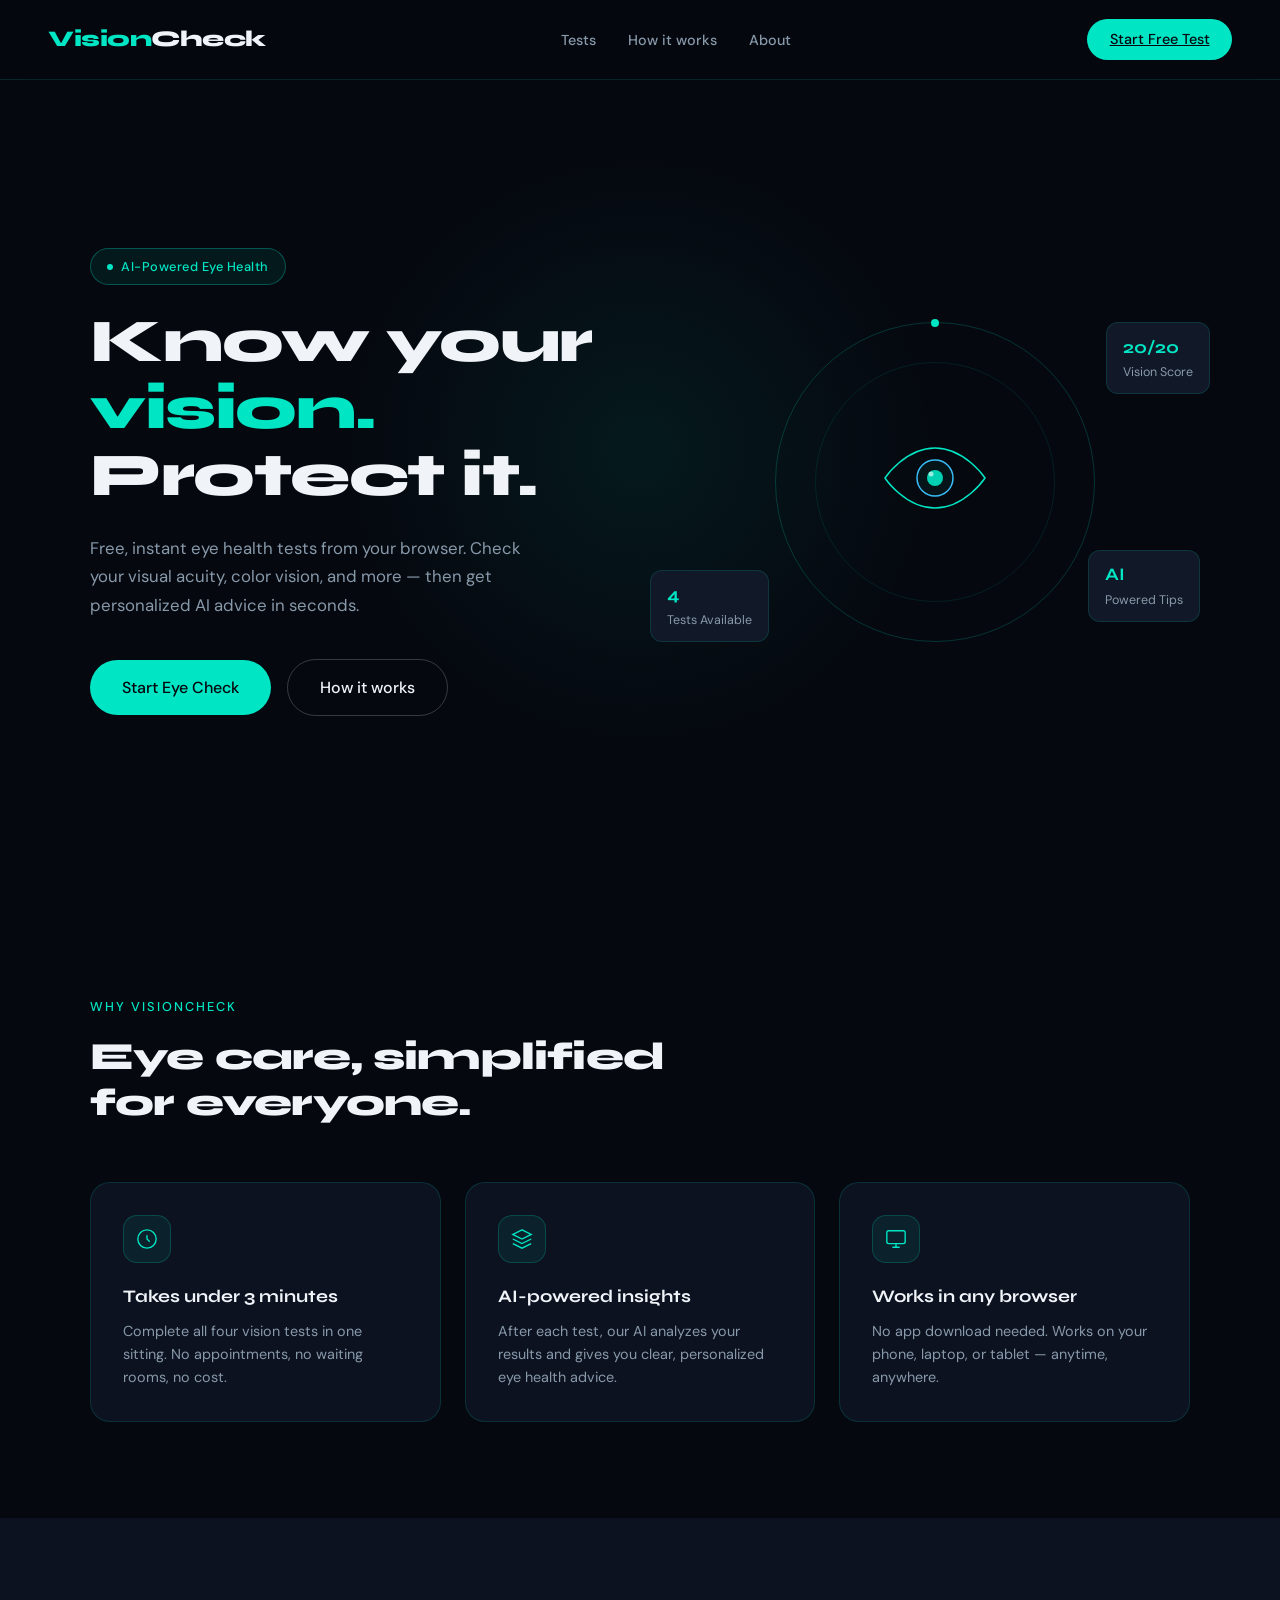
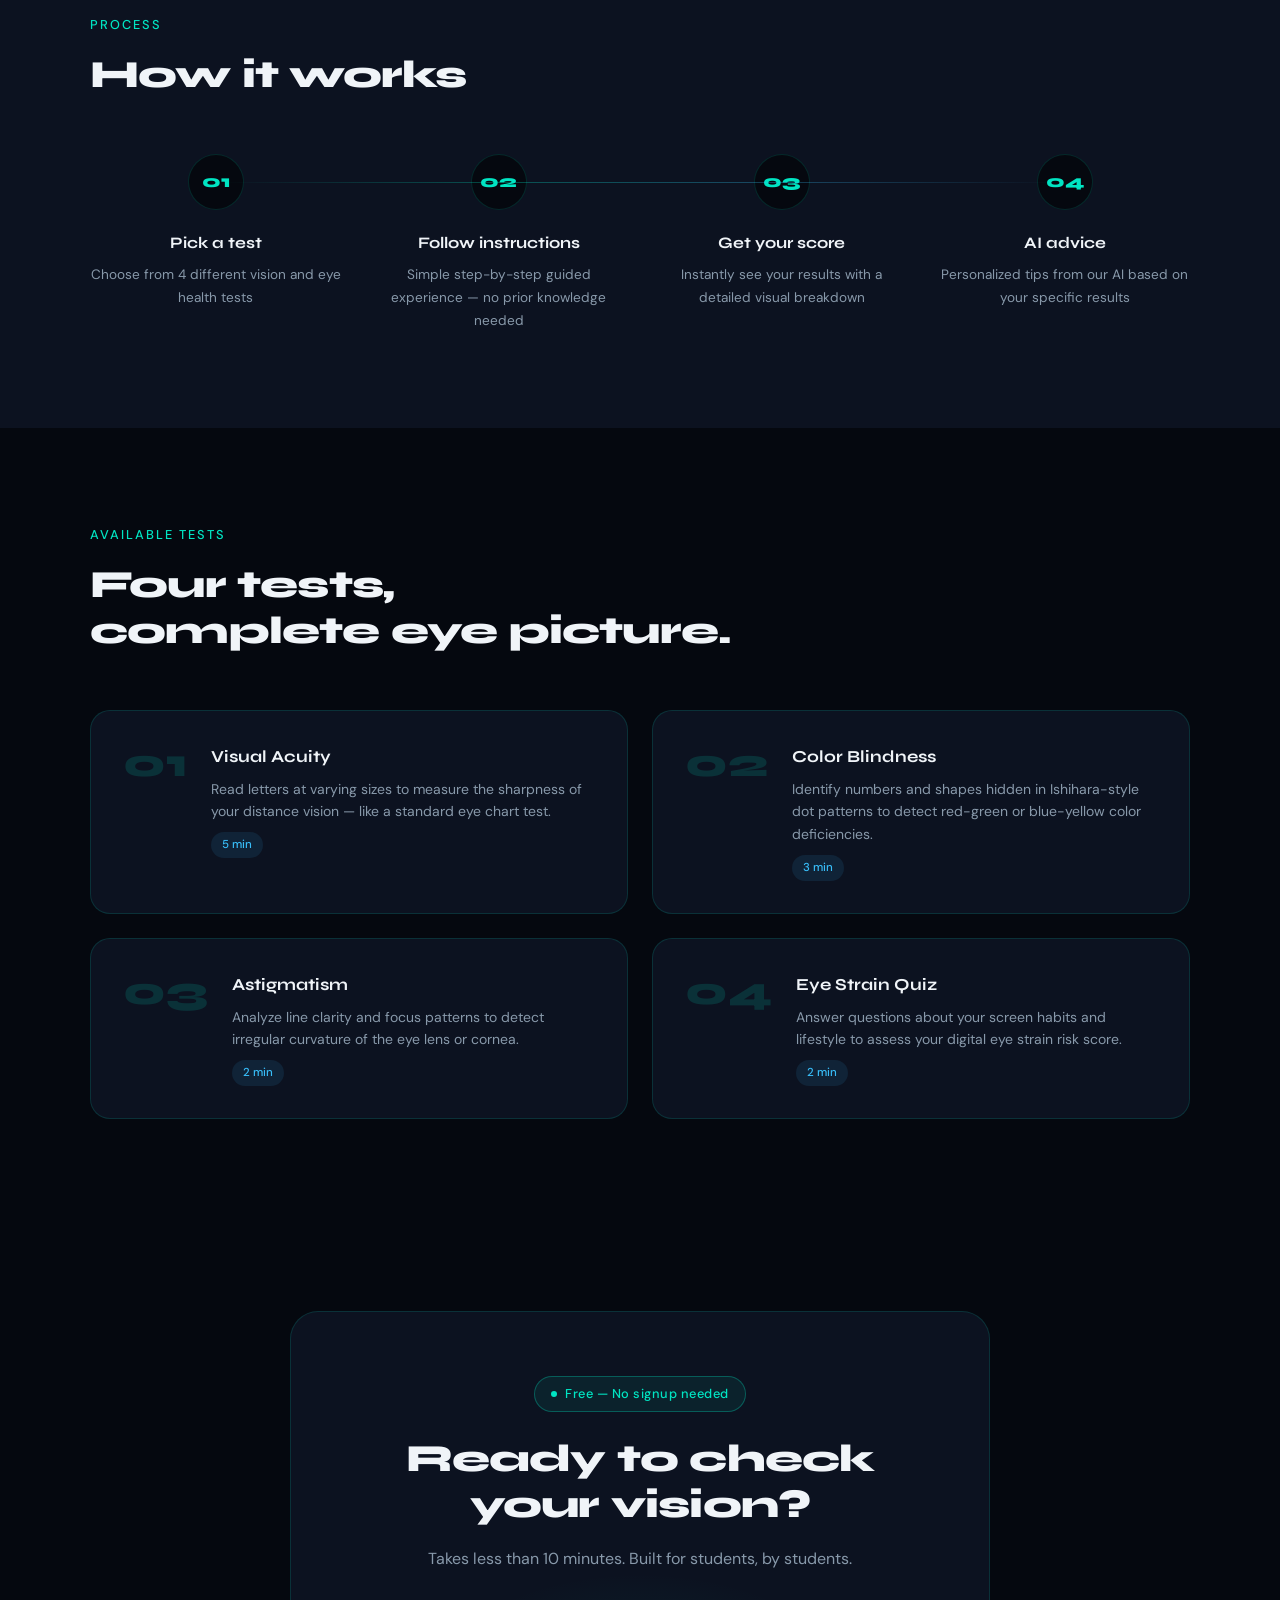
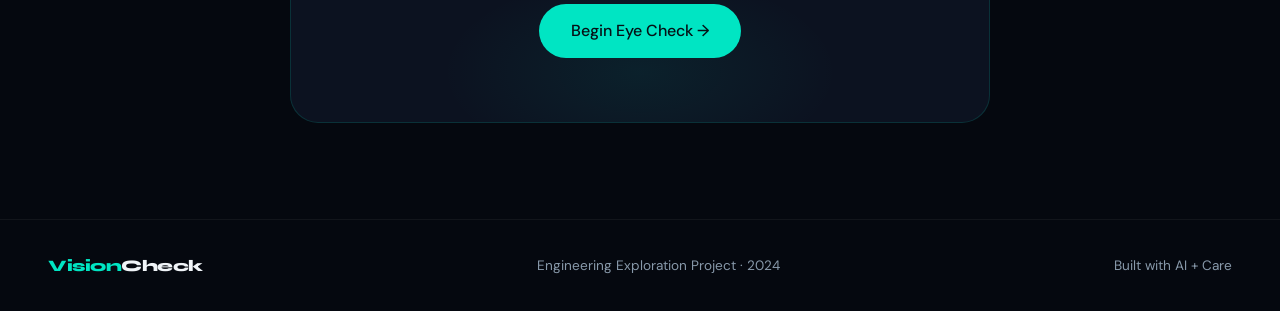
<file: index.html>
<!DOCTYPE html>
<html lang="en">
<head>
<meta charset="UTF-8">
<meta name="viewport" content="width=device-width, initial-scale=1.0">
<title>VisionCheck</title>
<link href="https://fonts.googleapis.com/css2?family=Syne:wght@400;700;800&family=DM+Sans:wght@300;400;500&display=swap" rel="stylesheet">
<style>
  *, *::before, *::after { margin: 0; padding: 0; box-sizing: border-box; }

  :root {
    --bg: #05080f;
    --surface: #0c1220;
    --surface2: #111827;
    --accent: #00e5c3;
    --accent2: #38bdf8;
    --text: #f0f4f8;
    --muted: #8899aa;
    --border: rgba(0,229,195,0.15);
  }

  body {
    background: var(--bg);
    color: var(--text);
    font-family: 'DM Sans', sans-serif;
    font-size: 16px;
    line-height: 1.7;
    overflow-x: hidden;
  }

  nav {
    position: fixed;
    top: 0; left: 0; right: 0;
    z-index: 100;
    display: flex;
    align-items: center;
    justify-content: space-between;
    padding: 1.2rem 3rem;
    background: rgba(5,8,15,0.85);
    backdrop-filter: blur(12px);
    border-bottom: 0.5px solid var(--border);
  }

  .logo {
    font-family: 'Syne', sans-serif;
    font-weight: 800;
    font-size: 1.4rem;
    color: var(--accent);
    letter-spacing: -0.5px;
  }

  .logo span { color: var(--text); }

  nav ul {
    display: flex;
    gap: 2rem;
    list-style: none;
  }

  nav ul a {
    color: var(--muted);
    text-decoration: none;
    font-size: 0.9rem;
    font-weight: 500;
    transition: color 0.2s;
  }

  nav ul a:hover { color: var(--accent); }

  .nav-btn {
    background: var(--accent);
    color: #05080f;
    border: none;
    padding: 0.5rem 1.4rem;
    border-radius: 50px;
    font-family: 'DM Sans', sans-serif;
    font-weight: 500;
    font-size: 0.9rem;
    cursor: pointer;
    transition: opacity 0.2s;
  }

  .nav-btn:hover { opacity: 0.85; }

  .hero {
    min-height: 100vh;
    display: flex;
    align-items: center;
    justify-content: center;
    padding: 8rem 3rem 4rem;
    position: relative;
    overflow: hidden;
  }

  .hero-glow {
    position: absolute;
    width: 600px; height: 600px;
    border-radius: 50%;
    background: radial-gradient(circle, rgba(0,229,195,0.08) 0%, transparent 70%);
    top: 50%; left: 50%;
    transform: translate(-50%, -50%);
    pointer-events: none;
  }

  .hero-inner {
    display: grid;
    grid-template-columns: 1fr 1fr;
    gap: 5rem;
    align-items: center;
    max-width: 1100px;
    width: 100%;
  }

  .badge {
    display: inline-flex;
    align-items: center;
    gap: 0.5rem;
    background: rgba(0,229,195,0.08);
    border: 0.5px solid rgba(0,229,195,0.3);
    padding: 0.4rem 1rem;
    border-radius: 50px;
    font-size: 0.8rem;
    color: var(--accent);
    font-weight: 500;
    margin-bottom: 1.5rem;
    letter-spacing: 0.5px;
  }

  .badge-dot {
    width: 6px; height: 6px;
    border-radius: 50%;
    background: var(--accent);
    animation: pulse 1.5s infinite;
  }

  @keyframes pulse {
    0%, 100% { opacity: 1; }
    50% { opacity: 0.3; }
  }

  h1 {
    font-family: 'Syne', sans-serif;
    font-size: 3.8rem;
    font-weight: 800;
    line-height: 1.1;
    letter-spacing: -1.5px;
    margin-bottom: 1.5rem;
  }

  h1 .accent { color: var(--accent); }

  .hero-desc {
    color: var(--muted);
    font-size: 1.05rem;
    line-height: 1.7;
    margin-bottom: 2.5rem;
    max-width: 440px;
  }

  .hero-actions {
    display: flex;
    gap: 1rem;
    align-items: center;
  }

  .btn-primary {
    background: var(--accent);
    color: #05080f;
    border: none;
    padding: 0.85rem 2rem;
    border-radius: 50px;
    font-family: 'DM Sans', sans-serif;
    font-weight: 500;
    font-size: 1rem;
    cursor: pointer;
    transition: all 0.2s;
    text-decoration: none;
    display: inline-block;
  }

  .btn-primary:hover { transform: translateY(-2px); opacity: 0.9; }

  .btn-outline {
    background: transparent;
    color: var(--text);
    border: 0.5px solid rgba(255,255,255,0.2);
    padding: 0.85rem 2rem;
    border-radius: 50px;
    font-family: 'DM Sans', sans-serif;
    font-weight: 500;
    font-size: 1rem;
    cursor: pointer;
    transition: all 0.2s;
    text-decoration: none;
    display: inline-block;
  }

  .btn-outline:hover { border-color: var(--accent); color: var(--accent); }

  .eye-visual {
    display: flex;
    align-items: center;
    justify-content: center;
    position: relative;
  }

  .eye-ring {
    width: 320px; height: 320px;
    border-radius: 50%;
    border: 1px solid rgba(0,229,195,0.2);
    display: flex;
    align-items: center;
    justify-content: center;
    position: relative;
    animation: rotate 20s linear infinite;
  }

  @keyframes rotate {
    from { transform: rotate(0deg); }
    to { transform: rotate(360deg); }
  }

  .eye-ring::before {
    content: '';
    position: absolute;
    width: 8px; height: 8px;
    border-radius: 50%;
    background: var(--accent);
    top: -4px; left: 50%;
    transform: translateX(-50%);
  }

  .eye-ring-inner {
    width: 240px; height: 240px;
    border-radius: 50%;
    border: 0.5px solid rgba(0,229,195,0.1);
    display: flex;
    align-items: center;
    justify-content: center;
    animation: rotate 12s linear infinite reverse;
  }

  .eye-center {
    animation: rotate 20s linear infinite;
  }

  .stat-chips {
    position: absolute;
    width: 100%; height: 100%;
    top: 0; left: 0;
  }

  .chip {
    position: absolute;
    background: var(--surface2);
    border: 0.5px solid var(--border);
    border-radius: 12px;
    padding: 0.6rem 1rem;
    font-size: 0.78rem;
    white-space: nowrap;
  }

  .chip-val {
    font-family: 'Syne', sans-serif;
    font-weight: 700;
    font-size: 1.1rem;
    color: var(--accent);
    display: block;
  }

  .chip-label { color: var(--muted); }

  .chip:nth-child(1) { top: 0; right: -20px; }
  .chip:nth-child(2) { bottom: 20px; right: -10px; }
  .chip:nth-child(3) { bottom: 0; left: -30px; }

  section { padding: 6rem 3rem; }

  .section-inner { max-width: 1100px; margin: 0 auto; }

  .section-label {
    font-size: 0.8rem;
    font-weight: 500;
    color: var(--accent);
    letter-spacing: 2px;
    text-transform: uppercase;
    margin-bottom: 1rem;
  }

  h2 {
    font-family: 'Syne', sans-serif;
    font-size: 2.4rem;
    font-weight: 800;
    letter-spacing: -0.8px;
    line-height: 1.2;
    margin-bottom: 1rem;
  }

  .features-grid {
    display: grid;
    grid-template-columns: repeat(3, 1fr);
    gap: 1.5rem;
    margin-top: 3.5rem;
  }

  .feature-card {
    background: var(--surface);
    border: 0.5px solid var(--border);
    border-radius: 20px;
    padding: 2rem;
    transition: border-color 0.3s, transform 0.3s;
  }

  .feature-card:hover {
    border-color: rgba(0,229,195,0.4);
    transform: translateY(-4px);
  }

  .feature-icon {
    width: 48px; height: 48px;
    border-radius: 14px;
    background: rgba(0,229,195,0.08);
    border: 0.5px solid rgba(0,229,195,0.2);
    display: flex;
    align-items: center;
    justify-content: center;
    margin-bottom: 1.2rem;
  }

  .feature-icon svg { width: 22px; height: 22px; stroke: var(--accent); fill: none; stroke-width: 1.5; }

  .feature-card h3 {
    font-family: 'Syne', sans-serif;
    font-size: 1.1rem;
    font-weight: 700;
    margin-bottom: 0.5rem;
  }

  .feature-card p { color: var(--muted); font-size: 0.9rem; line-height: 1.6; }

  .how-it-works { background: var(--surface); }

  .steps {
    display: grid;
    grid-template-columns: repeat(4, 1fr);
    gap: 2rem;
    margin-top: 3.5rem;
    position: relative;
  }

  .steps::before {
    content: '';
    position: absolute;
    top: 28px; left: 12%;
    width: 76%;
    height: 1px;
    background: linear-gradient(90deg, transparent, rgba(0,229,195,0.3), rgba(56,189,248,0.3), transparent);
  }

  .step { text-align: center; }

  .step-num {
    width: 56px; height: 56px;
    border-radius: 50%;
    background: var(--bg);
    border: 1px solid var(--border);
    display: flex;
    align-items: center;
    justify-content: center;
    margin: 0 auto 1.2rem;
    font-family: 'Syne', sans-serif;
    font-weight: 800;
    font-size: 1.1rem;
    color: var(--accent);
  }

  .step h4 {
    font-family: 'Syne', sans-serif;
    font-weight: 700;
    margin-bottom: 0.4rem;
    font-size: 1rem;
  }

  .step p { color: var(--muted); font-size: 0.85rem; }

  .tests-grid {
    display: grid;
    grid-template-columns: repeat(2, 1fr);
    gap: 1.5rem;
    margin-top: 3.5rem;
  }

  .test-card {
    background: var(--surface);
    border: 0.5px solid var(--border);
    border-radius: 20px;
    padding: 2rem;
    display: flex;
    align-items: flex-start;
    gap: 1.5rem;
    transition: all 0.3s;
    cursor: pointer;
  }

  .test-card:hover {
    border-color: rgba(56,189,248,0.5);
    background: rgba(56,189,248,0.04);
    transform: translateX(4px);
  }

  .test-num {
    font-family: 'Syne', sans-serif;
    font-weight: 800;
    font-size: 2.5rem;
    color: rgba(0,229,195,0.15);
    line-height: 1;
    flex-shrink: 0;
  }

  .test-card h3 {
    font-family: 'Syne', sans-serif;
    font-weight: 700;
    font-size: 1.05rem;
    margin-bottom: 0.4rem;
  }

  .test-card p { color: var(--muted); font-size: 0.875rem; line-height: 1.6; }

  .test-tag {
    display: inline-block;
    background: rgba(56,189,248,0.1);
    color: var(--accent2);
    border-radius: 50px;
    padding: 0.2rem 0.7rem;
    font-size: 0.72rem;
    font-weight: 500;
    margin-top: 0.6rem;
  }

  .cta-section {
    text-align: center;
    padding: 6rem 3rem;
  }

  .cta-box {
    max-width: 700px;
    margin: 0 auto;
    background: var(--surface);
    border: 0.5px solid var(--border);
    border-radius: 28px;
    padding: 4rem 3rem;
    position: relative;
    overflow: hidden;
  }

  .cta-box::before {
    content: '';
    position: absolute;
    width: 400px; height: 200px;
    background: radial-gradient(ellipse, rgba(0,229,195,0.07) 0%, transparent 70%);
    bottom: -50px; left: 50%;
    transform: translateX(-50%);
    pointer-events: none;
  }

  .cta-box h2 { margin-bottom: 1rem; }
  .cta-box p { color: var(--muted); margin-bottom: 2rem; }

  footer {
    border-top: 0.5px solid rgba(255,255,255,0.05);
    padding: 2rem 3rem;
    display: flex;
    justify-content: space-between;
    align-items: center;
    color: var(--muted);
    font-size: 0.85rem;
  }

  @keyframes fadeUp {
    from { opacity: 0; transform: translateY(30px); }
    to { opacity: 1; transform: translateY(0); }
  }

  .fade-up { animation: fadeUp 0.8s ease forwards; }
  .delay-1 { animation-delay: 0.15s; opacity: 0; }
  .delay-2 { animation-delay: 0.3s; opacity: 0; }
  .delay-3 { animation-delay: 0.45s; opacity: 0; }
</style>
</head>
<body>

<nav>
  <div class="logo">Vision<span>Check</span></div>
  <ul>
    <li><a href="#tests">Tests</a></li>
    <li><a href="#how">How it works</a></li>
    <li><a href="#about">About</a></li>
  </ul>
  <a href="acuity.html" class="nav-btn">Start Free Test</a>
</nav>

<section class="hero">
  <div class="hero-glow"></div>
  <div class="hero-inner">
    <div>
      <div class="badge fade-up"><span class="badge-dot"></span> AI-Powered Eye Health</div>
      <h1 class="fade-up delay-1">Know your<br><span class="accent">vision.</span><br>Protect it.</h1>
      <p class="hero-desc fade-up delay-2">Free, instant eye health tests from your browser. Check your visual acuity, color vision, and more — then get personalized AI advice in seconds.</p>
      <div class="hero-actions fade-up delay-3">
        <a href="#tests" class="btn-primary">Start Eye Check</a>
        <a href="#how" class="btn-outline">How it works</a>
      </div>
    </div>
    <div class="eye-visual fade-up delay-2">
      <div class="stat-chips">
        <div class="chip">
          <span class="chip-val">20/20</span>
          <span class="chip-label">Vision Score</span>
        </div>
        <div class="chip">
          <span class="chip-val">AI</span>
          <span class="chip-label">Powered Tips</span>
        </div>
        <div class="chip">
          <span class="chip-val">4</span>
          <span class="chip-label">Tests Available</span>
        </div>
      </div>
      <div class="eye-ring">
        <div class="eye-ring-inner">
          <div class="eye-center">
            <svg width="120" height="80" viewBox="0 0 120 80" fill="none" xmlns="http://www.w3.org/2000/svg">
              <path d="M10 40C10 40 30 10 60 10C90 10 110 40 110 40C110 40 90 70 60 70C30 70 10 40 10 40Z" stroke="#00e5c3" stroke-width="1.5" fill="none"/>
              <circle cx="60" cy="40" r="18" stroke="#38bdf8" stroke-width="1.5" fill="rgba(0,229,195,0.05)"/>
              <circle cx="60" cy="40" r="8" fill="#00e5c3" opacity="0.9"/>
              <circle cx="56" cy="36" r="2.5" fill="rgba(255,255,255,0.6)"/>
            </svg>
          </div>
        </div>
      </div>
    </div>
  </div>
</section>

<section>
  <div class="section-inner">
    <div class="section-label">Why VisionCheck</div>
    <h2>Eye care, simplified<br>for everyone.</h2>
    <div class="features-grid">
      <div class="feature-card">
        <div class="feature-icon">
          <svg viewBox="0 0 24 24"><circle cx="12" cy="12" r="10"/><path d="M12 8v4l3 3"/></svg>
        </div>
        <h3>Takes under 3 minutes</h3>
        <p>Complete all four vision tests in one sitting. No appointments, no waiting rooms, no cost.</p>
      </div>
      <div class="feature-card">
        <div class="feature-icon">
          <svg viewBox="0 0 24 24"><path d="M12 2L2 7l10 5 10-5-10-5z"/><path d="M2 17l10 5 10-5"/><path d="M2 12l10 5 10-5"/></svg>
        </div>
        <h3>AI-powered insights</h3>
        <p>After each test, our AI analyzes your results and gives you clear, personalized eye health advice.</p>
      </div>
      <div class="feature-card">
        <div class="feature-icon">
          <svg viewBox="0 0 24 24"><rect x="2" y="3" width="20" height="14" rx="2"/><path d="M8 21h8M12 17v4"/></svg>
        </div>
        <h3>Works in any browser</h3>
        <p>No app download needed. Works on your phone, laptop, or tablet — anytime, anywhere.</p>
      </div>
    </div>
  </div>
</section>

<section class="how-it-works" id="how">
  <div class="section-inner">
    <div class="section-label">Process</div>
    <h2>How it works</h2>
    <div class="steps">
      <div class="step">
        <div class="step-num">01</div>
        <h4>Pick a test</h4>
        <p>Choose from 4 different vision and eye health tests</p>
      </div>
      <div class="step">
        <div class="step-num">02</div>
        <h4>Follow instructions</h4>
        <p>Simple step-by-step guided experience — no prior knowledge needed</p>
      </div>
      <div class="step">
        <div class="step-num">03</div>
        <h4>Get your score</h4>
        <p>Instantly see your results with a detailed visual breakdown</p>
      </div>
      <div class="step">
        <div class="step-num">04</div>
        <h4>AI advice</h4>
        <p>Personalized tips from our AI based on your specific results</p>
      </div>
    </div>
  </div>
</section>

<section id="tests">
  <div class="section-inner">
    <div class="section-label">Available Tests</div>
    <h2>Four tests,<br>complete eye picture.</h2>
    <div class="tests-grid">
      <div class="test-card">
        <div class="test-num">01</div>
        <div>
          <h3>Visual Acuity</h3>
          <p>Read letters at varying sizes to measure the sharpness of your distance vision — like a standard eye chart test.</p>
          <span class="test-tag">5 min</span>
        </div>
      </div>
      <div class="test-card">
        <div class="test-num">02</div>
        <div>
          <h3>Color Blindness</h3>
          <p>Identify numbers and shapes hidden in Ishihara-style dot patterns to detect red-green or blue-yellow color deficiencies.</p>
          <span class="test-tag">3 min</span>
        </div>
      </div>
      <div class="test-card">
        <div class="test-num">03</div>
        <div>
          <h3>Astigmatism</h3>
          <p>Analyze line clarity and focus patterns to detect irregular curvature of the eye lens or cornea.</p>
          <span class="test-tag">2 min</span>
        </div>
      </div>
      <div class="test-card">
        <div class="test-num">04</div>
        <div>
          <h3>Eye Strain Quiz</h3>
          <p>Answer questions about your screen habits and lifestyle to assess your digital eye strain risk score.</p>
          <span class="test-tag">2 min</span>
        </div>
      </div>
    </div>
  </div>
</section>

<section class="cta-section" id="about">
  <div class="cta-box">
    <div class="badge" style="margin: 0 auto 1.5rem; width: fit-content;"><span class="badge-dot"></span> Free — No signup needed</div>
    <h2>Ready to check<br>your vision?</h2>
    <p>Takes less than 10 minutes. Built for students, by students.</p>
    <a href="#tests" class="btn-primary">Begin Eye Check →</a>
  </div>
</section>

<footer>
  <div class="logo" style="font-size: 1rem;">Vision<span>Check</span></div>
  <span>Engineering Exploration Project · 2024</span>
  <span>Built with AI + Care</span>
</footer>

</body>
</html>
</file>
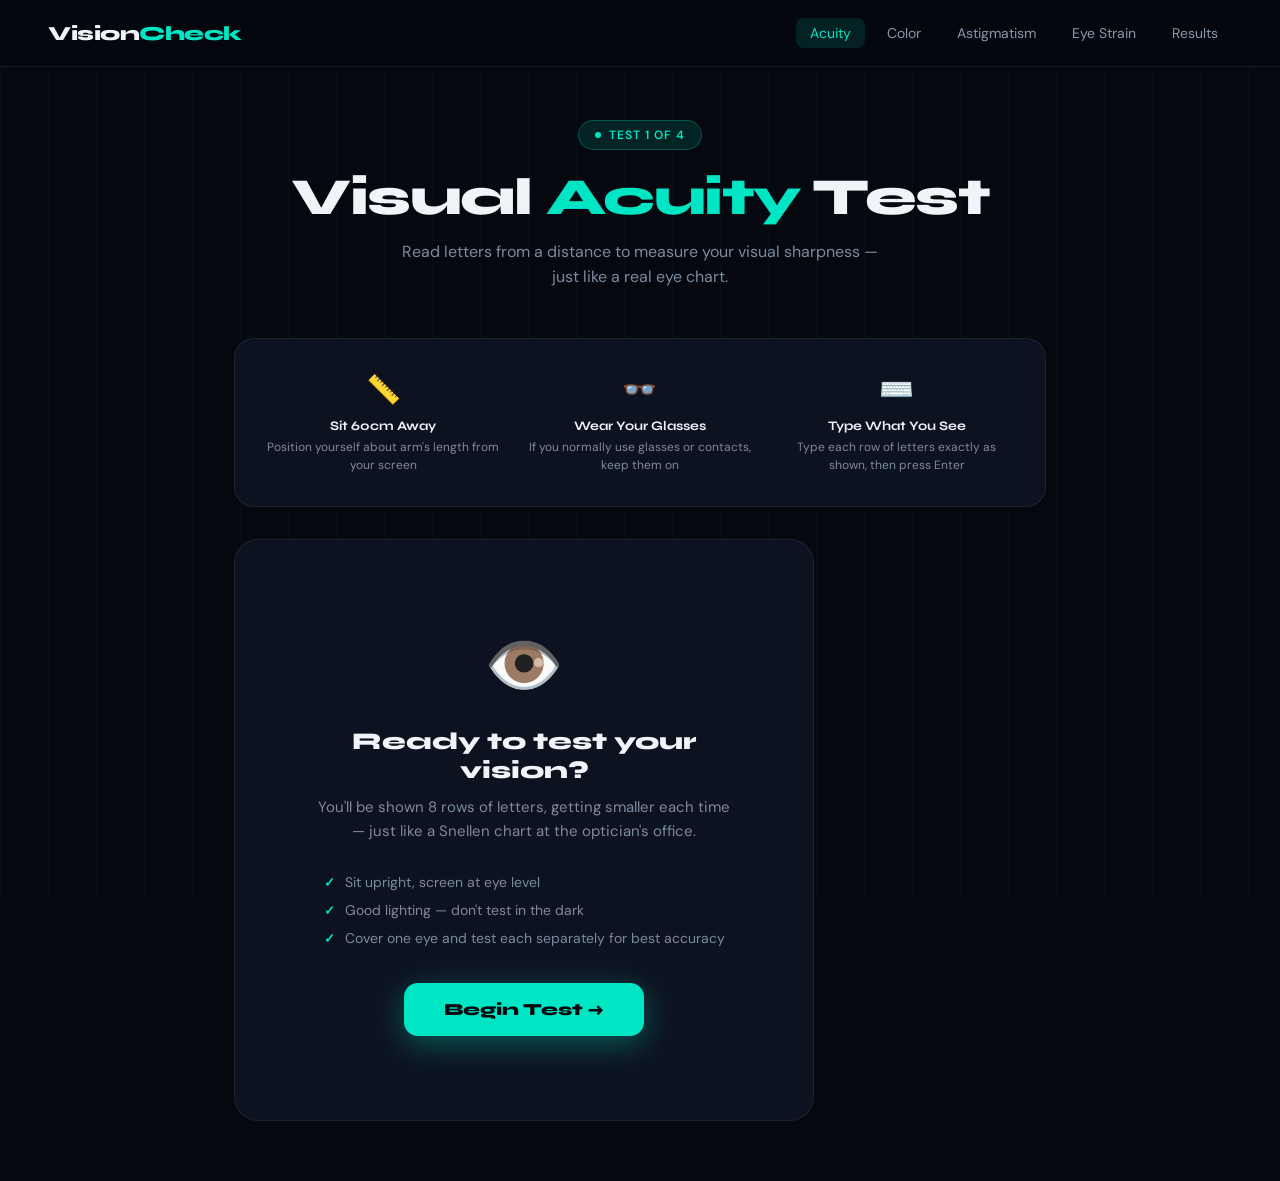
<file: acuity.html>
<!DOCTYPE html>
<html lang="en">
<head>
  <meta charset="UTF-8" />
  <meta name="viewport" content="width=device-width, initial-scale=1.0"/>
  <title>VisionCheck — Visual Acuity Test</title>
  <link rel="stylesheet" href="css/global.css" />
  <link rel="stylesheet" href="css/tests.css" />
  <style>
    :root {
      --accent: #00e5c3;
      --accent-dim: rgba(0,229,195,0.12);
      --accent-glow: rgba(0,229,195,0.35);
      --bg: #05080f;
      --surface: #0d1220;
      --surface2: #131929;
      --text: #f0f4f8;
      --text-muted: #7a8ba0;
      --border: rgba(255,255,255,0.07);
      --red: #ff4d6d;
      --green: #00e5c3;
      --yellow: #ffd166;
    }

    *, *::before, *::after { box-sizing: border-box; margin: 0; padding: 0; }

    body {
      font-family: 'DM Sans', sans-serif;
      background: var(--bg);
      color: var(--text);
      min-height: 100vh;
      overflow-x: hidden;
    }

    /* Background grid */
    body::before {
      content: '';
      position: fixed;
      inset: 0;
      background-image:
        linear-gradient(rgba(0,229,195,0.03) 1px, transparent 1px),
        linear-gradient(90deg, rgba(0,229,195,0.03) 1px, transparent 1px);
      background-size: 48px 48px;
      pointer-events: none;
      z-index: 0;
    }

    /* NAV */
    nav {
      position: fixed;
      top: 0; left: 0; right: 0;
      z-index: 100;
      display: flex;
      align-items: center;
      justify-content: space-between;
      padding: 18px 48px;
      background: rgba(5,8,15,0.85);
      backdrop-filter: blur(20px);
      border-bottom: 1px solid var(--border);
    }

    .logo {
      font-family: 'Syne', sans-serif;
      font-weight: 800;
      font-size: 20px;
      color: var(--text);
      text-decoration: none;
      letter-spacing: -0.5px;
    }
    .logo span { color: var(--accent); }

    nav ul {
      display: flex;
      gap: 32px;
      list-style: none;
    }
    nav ul a {
      color: var(--text-muted);
      text-decoration: none;
      font-size: 14px;
      font-weight: 500;
      transition: color 0.2s;
    }
    nav ul a:hover { color: var(--text); }

    .nav-btn {
      background: var(--accent);
      color: #05080f;
      border: none;
      padding: 10px 22px;
      border-radius: 8px;
      font-family: 'DM Sans', sans-serif;
      font-weight: 700;
      font-size: 13px;
      cursor: pointer;
      text-decoration: none;
      transition: opacity 0.2s;
    }
    .nav-btn:hover { opacity: 0.85; }

    /* MAIN LAYOUT */
    main {
      position: relative;
      z-index: 1;
      max-width: 860px;
      margin: 0 auto;
      padding: 120px 24px 60px;
    }

    /* PAGE HEADER */
    .page-header {
      text-align: center;
      margin-bottom: 48px;
      animation: fadeUp 0.6s ease both;
    }

    .test-badge {
      display: inline-flex;
      align-items: center;
      gap: 8px;
      background: var(--accent-dim);
      border: 1px solid rgba(0,229,195,0.25);
      border-radius: 100px;
      padding: 6px 16px;
      font-size: 12px;
      font-weight: 600;
      color: var(--accent);
      letter-spacing: 0.08em;
      text-transform: uppercase;
      margin-bottom: 20px;
    }

    .test-badge .dot {
      width: 6px; height: 6px;
      background: var(--accent);
      border-radius: 50%;
      animation: pulse 1.6s ease infinite;
    }

    h1 {
      font-family: 'Syne', sans-serif;
      font-size: clamp(32px, 5vw, 52px);
      font-weight: 800;
      line-height: 1.05;
      letter-spacing: -1.5px;
      margin-bottom: 14px;
    }
    h1 span { color: var(--accent); }

    .subtitle {
      color: var(--text-muted);
      font-size: 16px;
      max-width: 500px;
      margin: 0 auto;
      line-height: 1.6;
    }

    /* INSTRUCTIONS CARD */
    .instructions-card {
      background: var(--surface);
      border: 1px solid var(--border);
      border-radius: 20px;
      padding: 32px;
      margin-bottom: 32px;
      display: grid;
      grid-template-columns: repeat(3, 1fr);
      gap: 24px;
      animation: fadeUp 0.6s 0.1s ease both;
    }

    .instr-item {
      text-align: center;
    }
    .instr-icon {
      font-size: 28px;
      margin-bottom: 10px;
      display: block;
    }
    .instr-title {
      font-family: 'Syne', sans-serif;
      font-weight: 700;
      font-size: 13px;
      margin-bottom: 4px;
    }
    .instr-desc {
      font-size: 12px;
      color: var(--text-muted);
      line-height: 1.5;
    }

    /* TEST CARD */
    .test-card {
      background: var(--surface);
      border: 1px solid var(--border);
      border-radius: 24px;
      overflow: hidden;
      animation: fadeUp 0.6s 0.2s ease both;
    }

    /* PROGRESS BAR */
    .progress-bar-wrap {
      background: var(--surface2);
      padding: 20px 32px;
      border-bottom: 1px solid var(--border);
      display: flex;
      align-items: center;
      gap: 16px;
    }
    .progress-label {
      font-size: 13px;
      color: var(--text-muted);
      white-space: nowrap;
      font-weight: 500;
    }
    .progress-track {
      flex: 1;
      height: 6px;
      background: rgba(255,255,255,0.06);
      border-radius: 100px;
      overflow: hidden;
    }
    .progress-fill {
      height: 100%;
      background: linear-gradient(90deg, var(--accent), #00bfa5);
      border-radius: 100px;
      transition: width 0.4s ease;
      width: 0%;
      box-shadow: 0 0 8px var(--accent-glow);
    }
    .progress-count {
      font-family: 'Syne', sans-serif;
      font-weight: 700;
      font-size: 14px;
      color: var(--accent);
      min-width: 40px;
      text-align: right;
    }

    /* CHART AREA */
    .chart-area {
      padding: 48px 32px 40px;
      display: flex;
      flex-direction: column;
      align-items: center;
      min-height: 260px;
      justify-content: center;
      position: relative;
    }

    .vision-level-tag {
      font-size: 11px;
      color: var(--text-muted);
      letter-spacing: 0.1em;
      text-transform: uppercase;
      font-weight: 600;
      margin-bottom: 24px;
    }

    #letters {
      font-family: 'Syne', sans-serif;
      font-weight: 700;
      color: var(--text);
      letter-spacing: 16px;
      text-align: center;
      transition: all 0.3s ease;
      line-height: 1;
      text-shadow: 0 0 40px rgba(240,244,248,0.1);
    }

    .letter-hint {
      margin-top: 24px;
      font-size: 13px;
      color: var(--text-muted);
    }

    /* INPUT AREA */
    .input-area {
      padding: 0 32px 40px;
      display: flex;
      flex-direction: column;
      align-items: center;
      gap: 16px;
    }

    .input-row {
      display: flex;
      gap: 12px;
      width: 100%;
      max-width: 420px;
    }

    #answerInput {
      flex: 1;
      background: var(--surface2);
      border: 1.5px solid var(--border);
      border-radius: 12px;
      padding: 14px 20px;
      color: var(--text);
      font-family: 'Syne', sans-serif;
      font-size: 18px;
      font-weight: 700;
      letter-spacing: 6px;
      text-transform: uppercase;
      text-align: center;
      outline: none;
      transition: border-color 0.2s, box-shadow 0.2s;
    }
    #answerInput:focus {
      border-color: var(--accent);
      box-shadow: 0 0 0 3px var(--accent-dim);
    }
    #answerInput::placeholder {
      color: rgba(255,255,255,0.15);
      font-size: 14px;
      letter-spacing: 2px;
    }

    .submit-btn {
      background: var(--accent);
      color: #05080f;
      border: none;
      border-radius: 12px;
      padding: 14px 24px;
      font-family: 'Syne', sans-serif;
      font-weight: 800;
      font-size: 15px;
      cursor: pointer;
      transition: opacity 0.2s, transform 0.1s;
      white-space: nowrap;
    }
    .submit-btn:hover { opacity: 0.85; }
    .submit-btn:active { transform: scale(0.97); }

    .skip-btn {
      background: none;
      border: 1px solid var(--border);
      color: var(--text-muted);
      padding: 10px 20px;
      border-radius: 8px;
      font-family: 'DM Sans', sans-serif;
      font-size: 13px;
      cursor: pointer;
      transition: border-color 0.2s, color 0.2s;
    }
    .skip-btn:hover { border-color: var(--text-muted); color: var(--text); }

    /* FEEDBACK FLASH */
    .feedback {
      height: 28px;
      display: flex;
      align-items: center;
      justify-content: center;
      font-size: 13px;
      font-weight: 600;
      opacity: 0;
      transition: opacity 0.2s;
      gap: 6px;
    }
    .feedback.show { opacity: 1; }
    .feedback.correct { color: var(--green); }
    .feedback.wrong { color: var(--red); }

    /* SCREENS */
    #startScreen, #testScreen, #resultScreen {
      display: none;
    }
    #startScreen.active, #testScreen.active, #resultScreen.active {
      display: block;
    }

    /* START SCREEN */
    #startScreen {
      padding: 48px 32px;
      text-align: center;
    }
    .start-icon {
      font-size: 64px;
      margin-bottom: 20px;
      display: block;
    }
    .start-title {
      font-family: 'Syne', sans-serif;
      font-size: 24px;
      font-weight: 800;
      margin-bottom: 10px;
    }
    .start-desc {
      color: var(--text-muted);
      font-size: 15px;
      line-height: 1.6;
      max-width: 420px;
      margin: 0 auto 28px;
    }
    .start-checklist {
      list-style: none;
      display: inline-flex;
      flex-direction: column;
      gap: 10px;
      text-align: left;
      margin-bottom: 36px;
    }
    .start-checklist li {
      font-size: 14px;
      color: var(--text-muted);
      display: flex;
      align-items: center;
      gap: 10px;
    }
    .start-checklist li::before {
      content: '✓';
      color: var(--accent);
      font-weight: 800;
      font-size: 13px;
    }
    .big-btn {
      background: var(--accent);
      color: #05080f;
      border: none;
      padding: 16px 40px;
      border-radius: 14px;
      font-family: 'Syne', sans-serif;
      font-weight: 800;
      font-size: 17px;
      cursor: pointer;
      transition: opacity 0.2s, transform 0.1s;
      box-shadow: 0 8px 32px var(--accent-glow);
    }
    .big-btn:hover { opacity: 0.9; transform: translateY(-1px); }

    /* RESULT SCREEN */
    #resultScreen {
      padding: 48px 32px;
      text-align: center;
    }
    .result-score-ring {
      width: 140px;
      height: 140px;
      border-radius: 50%;
      border: 4px solid var(--accent);
      display: flex;
      flex-direction: column;
      align-items: center;
      justify-content: center;
      margin: 0 auto 24px;
      box-shadow: 0 0 40px var(--accent-glow), inset 0 0 20px rgba(0,229,195,0.05);
      animation: scaleIn 0.5s cubic-bezier(0.34,1.56,0.64,1) both;
    }
    .result-rating {
      font-family: 'Syne', sans-serif;
      font-size: 28px;
      font-weight: 800;
      color: var(--accent);
    }
    .result-label {
      font-size: 11px;
      color: var(--text-muted);
      letter-spacing: 0.1em;
      text-transform: uppercase;
    }
    .result-title {
      font-family: 'Syne', sans-serif;
      font-size: 22px;
      font-weight: 800;
      margin-bottom: 8px;
    }
    .result-desc {
      color: var(--text-muted);
      font-size: 14px;
      line-height: 1.6;
      max-width: 380px;
      margin: 0 auto 20px;
    }
    .result-stats {
      display: grid;
      grid-template-columns: repeat(3, 1fr);
      gap: 16px;
      margin-bottom: 32px;
    }
    .stat-box {
      background: var(--surface2);
      border: 1px solid var(--border);
      border-radius: 14px;
      padding: 18px 12px;
    }
    .stat-val {
      font-family: 'Syne', sans-serif;
      font-size: 22px;
      font-weight: 800;
      color: var(--accent);
      margin-bottom: 4px;
    }
    .stat-name {
      font-size: 11px;
      color: var(--text-muted);
      text-transform: uppercase;
      letter-spacing: 0.07em;
    }
    .result-actions {
      display: flex;
      gap: 12px;
      justify-content: center;
      flex-wrap: wrap;
    }
    .outline-btn {
      background: none;
      border: 1px solid var(--border);
      color: var(--text);
      padding: 12px 24px;
      border-radius: 10px;
      font-family: 'DM Sans', sans-serif;
      font-size: 14px;
      font-weight: 500;
      cursor: pointer;
      text-decoration: none;
      display: inline-block;
      transition: border-color 0.2s;
    }
    .outline-btn:hover { border-color: var(--accent); color: var(--accent); }

    /* SEVERITY COLORS */
    .sev-perfect .result-score-ring,
    .sev-perfect .result-rating { border-color: #00e5c3; color: #00e5c3; }
    .sev-good .result-score-ring,
    .sev-good .result-rating { border-color: #90ee90; color: #90ee90; }
    .sev-moderate .result-score-ring,
    .sev-moderate .result-rating { border-color: var(--yellow); color: var(--yellow); }
    .sev-poor .result-score-ring,
    .sev-poor .result-rating { border-color: var(--red); color: var(--red); }

    /* ANIMATIONS */
    @keyframes fadeUp {
      from { opacity: 0; transform: translateY(24px); }
      to   { opacity: 1; transform: translateY(0); }
    }
    @keyframes pulse {
      0%, 100% { opacity: 1; transform: scale(1); }
      50%       { opacity: 0.4; transform: scale(0.7); }
    }
    @keyframes scaleIn {
      from { opacity: 0; transform: scale(0.6); }
      to   { opacity: 1; transform: scale(1); }
    }
    @keyframes letterPop {
      0%   { opacity: 0; transform: scale(0.8); }
      60%  { transform: scale(1.04); }
      100% { opacity: 1; transform: scale(1); }
    }
    .letter-pop { animation: letterPop 0.35s ease both; }

    /* RESPONSIVE */
    @media (max-width: 600px) {
      nav { padding: 16px 20px; }
      nav ul { display: none; }
      main { padding: 90px 16px 40px; }
      .instructions-card { grid-template-columns: 1fr; gap: 16px; }
      .input-row { flex-direction: column; }
      .result-stats { grid-template-columns: 1fr 1fr; }
      .progress-bar-wrap { padding: 16px 20px; }
      .chart-area, .input-area { padding-left: 20px; padding-right: 20px; }
      #startScreen, #resultScreen { padding: 32px 20px; }
    }
  </style>
</head>
<body>

  <!-- NAV -->
 <nav>
  <a href="index.html" class="logo">Vision<span>Check</span></a>
  <div class="nav-links">
    <a href="acuity.html" class="active">Acuity</a>
    <a href="color.html">Color</a>
    <a href="astigmatism.html">Astigmatism</a>
    <a href="quiz.html">Eye Strain</a>
    <a href="results.html">Results</a>
  </div>
</nav>

  <main>
    <!-- PAGE HEADER -->
    <div class="page-header">
      <div class="test-badge"><span class="dot"></span>Test 1 of 4</div>
      <h1>Visual <span>Acuity</span> Test</h1>
      <p class="subtitle">Read letters from a distance to measure your visual sharpness — just like a real eye chart.</p>
    </div>

    <!-- INSTRUCTIONS -->
    <div class="instructions-card">
      <div class="instr-item">
        <span class="instr-icon">📏</span>
        <div class="instr-title">Sit 60cm Away</div>
        <div class="instr-desc">Position yourself about arm's length from your screen</div>
      </div>
      <div class="instr-item">
        <span class="instr-icon">👓</span>
        <div class="instr-title">Wear Your Glasses</div>
        <div class="instr-desc">If you normally use glasses or contacts, keep them on</div>
      </div>
      <div class="instr-item">
        <span class="instr-icon">⌨️</span>
        <div class="instr-title">Type What You See</div>
        <div class="instr-desc">Type each row of letters exactly as shown, then press Enter</div>
      </div>
    </div>

    <!-- TEST CARD -->
    <div class="test-card">

      <!-- START SCREEN -->
      <div id="startScreen" class="active">
        <span class="start-icon">👁️</span>
        <div class="start-title">Ready to test your vision?</div>
        <p class="start-desc">You'll be shown 8 rows of letters, getting smaller each time — just like a Snellen chart at the optician's office.</p>
        <ul class="start-checklist">
          <li>Sit upright, screen at eye level</li>
          <li>Good lighting — don't test in the dark</li>
          <li>Cover one eye and test each separately for best accuracy</li>
        </ul>
        <button class="big-btn" onclick="startTest()">Begin Test →</button>
      </div>

      <!-- TEST SCREEN -->
      <div id="testScreen">
        <div class="progress-bar-wrap">
          <span class="progress-label">Progress</span>
          <div class="progress-track"><div class="progress-fill" id="progressFill"></div></div>
          <span class="progress-count" id="progressCount">0/8</span>
        </div>

        <div class="chart-area">
          <div class="vision-level-tag" id="levelTag">Row 1 — 20/200</div>
          <div id="letters" style="font-size:48px;">E</div>
          <div class="letter-hint" id="letterHint">Type the letter(s) you see above</div>
        </div>

        <div class="input-area">
          <div class="feedback" id="feedback"></div>
          <div class="input-row">
            <input id="answerInput" type="text" placeholder="TYPE HERE"
              autocomplete="off" spellcheck="false"
              oninput="this.value = this.value.toUpperCase()"
              onkeydown="if(event.key==='Enter') submitAnswer()"/>
            <button class="submit-btn" onclick="submitAnswer()">✓ Enter</button>
          </div>
          <button class="skip-btn" onclick="skipRow()">Skip this row</button>
        </div>
      </div>

      <!-- RESULT SCREEN -->
      <div id="resultScreen">
        <div class="result-score-ring" id="scoreRing">
          <div class="result-rating" id="ratingDisplay">—</div>
          <div class="result-label">Vision</div>
        </div>
        <div class="result-title" id="resultTitle">Test Complete</div>
        <p class="result-desc" id="resultDesc">Your results are ready.</p>
        <div class="result-stats">
          <div class="stat-box">
            <div class="stat-val" id="statCorrect">—</div>
            <div class="stat-name">Correct</div>
          </div>
          <div class="stat-box">
            <div class="stat-val" id="statRating">—</div>
            <div class="stat-name">Rating</div>
          </div>
          <div class="stat-box">
            <div class="stat-val" id="statScore">—</div>
            <div class="stat-name">Score</div>
          </div>
        </div>
        <div class="result-actions">
          <a href="color.html" class="btn-primary">Next Test →</a>
          <a href="acuity.html" class="btn-secondary">← Retake</a>
          
          <a href="results.html" class="outline-btn">Dashboard</a>
        </div>
      </div>

    </div><!-- /test-card -->
  </main>

  <script>
    const CHART_ROWS = [
      { size: 52, letters: 'E',         level: '20/200' },
      { size: 40, letters: 'FP',        level: '20/100' },
      { size: 30, letters: 'TOZ',       level: '20/70'  },
      { size: 24, letters: 'LPED',      level: '20/50'  },
      { size: 18, letters: 'PECFD',     level: '20/40'  },
      { size: 14, letters: 'EDFCZP',    level: '20/30'  },
      { size: 12, letters: 'FELOPZD',   level: '20/25'  },
      { size: 10, letters: 'DEFPOTEC',  level: '20/20'  },
    ];

    let currentRow = 0;
    let score = 0;
    let answers = [];

    function startTest() {
      document.getElementById('startScreen').classList.remove('active');
      document.getElementById('testScreen').classList.add('active');
      showRow(0);
      document.getElementById('answerInput').focus();
    }

    function showRow(index) {
      const row = CHART_ROWS[index];
      const el = document.getElementById('letters');
      el.style.fontSize = row.size + 'px';
      el.style.letterSpacing = Math.max(6, row.size * 0.3) + 'px';
      el.textContent = row.letters;
      el.classList.remove('letter-pop');
      void el.offsetWidth; // reflow
      el.classList.add('letter-pop');

      document.getElementById('levelTag').textContent = `Row ${index + 1} — ${row.level}`;
      document.getElementById('answerInput').value = '';

      // Update progress
      const pct = (index / CHART_ROWS.length) * 100;
      document.getElementById('progressFill').style.width = pct + '%';
      document.getElementById('progressCount').textContent = index + '/' + CHART_ROWS.length;

      // Hint
      const hint = row.letters.length === 1
        ? 'Type the letter you see'
        : `Type all ${row.letters.length} letters in order`;
      document.getElementById('letterHint').textContent = hint;
    }

    function showFeedback(correct) {
      const fb = document.getElementById('feedback');
      fb.className = 'feedback show ' + (correct ? 'correct' : 'wrong');
      fb.textContent = correct ? '✓ Correct!' : '✗ Incorrect';
      setTimeout(() => fb.classList.remove('show'), 900);
    }

    function submitAnswer() {
      const input = document.getElementById('answerInput').value.trim().toUpperCase();
      if (!input) return;

      const correct = CHART_ROWS[currentRow].letters;
      const isCorrect = input === correct;

      answers.push({ row: currentRow, given: input, expected: correct, correct: isCorrect });
      if (isCorrect) score++;

      showFeedback(isCorrect);

      currentRow++;
      if (currentRow < CHART_ROWS.length) {
        setTimeout(() => {
          showRow(currentRow);
          document.getElementById('answerInput').focus();
        }, 400);
      } else {
        setTimeout(showResult, 500);
      }
    }

    function skipRow() {
      answers.push({ row: currentRow, given: '', expected: CHART_ROWS[currentRow].letters, correct: false });
      currentRow++;
      if (currentRow < CHART_ROWS.length) {
        showRow(currentRow);
        document.getElementById('answerInput').focus();
      } else {
        showResult();
      }
    }

    function showResult() {
      document.getElementById('testScreen').classList.remove('active');
      document.getElementById('resultScreen').classList.add('active');

      // Determine rating
      let rating, severity, title, desc;
      if (score >= 8) {
        rating = '20/20'; severity = 'sev-perfect';
        title = 'Perfect Vision! 🎉';
        desc = 'You identified all rows correctly. Your visual acuity is excellent — equivalent to normal 20/20 vision.';
      } else if (score >= 6) {
        rating = '20/30'; severity = 'sev-good';
        title = 'Slightly Below Normal';
        desc = 'You have good vision with minor reduction. This is generally fine for daily activities, but an annual check-up is recommended.';
      } else if (score >= 4) {
        rating = '20/50'; severity = 'sev-moderate';
        title = 'Moderate Reduction';
        desc = 'Your acuity is moderately reduced. Consider consulting an optometrist — corrective lenses might help significantly.';
      } else {
        rating = '20/100+'; severity = 'sev-poor';
        title = 'Significant Reduction';
        desc = 'Your acuity appears significantly reduced. We strongly recommend an in-person eye exam with a qualified optometrist.';
      }

      const pct = Math.round((score / CHART_ROWS.length) * 100);

      document.getElementById('ratingDisplay').textContent = rating;
      document.getElementById('resultTitle').textContent = title;
      document.getElementById('resultDesc').textContent = desc;
      document.getElementById('statCorrect').textContent = score + '/8';
      document.getElementById('statRating').textContent = rating;
      document.getElementById('statScore').textContent = pct + '%';

      document.getElementById('scoreRing').className = 'result-score-ring ' + severity;

      // Save to localStorage for results dashboard
      localStorage.setItem('acuityScore', JSON.stringify({
        rating,
        percentage: pct,
        correct: score,
        total: CHART_ROWS.length,
        severity,
        testDate: new Date().toISOString()
      }));

      // Update progress bar to 100%
      document.getElementById('progressFill').style.width = '100%';
      document.getElementById('progressCount').textContent = '8/8';
    }

    function retakeTest() {
      currentRow = 0;
      score = 0;
      answers = [];
      document.getElementById('resultScreen').classList.remove('active');
      document.getElementById('startScreen').classList.add('active');
      document.getElementById('progressFill').style.width = '0%';
      document.getElementById('progressCount').textContent = '0/8';
    }
  </script>

</body>
</html>
</file>
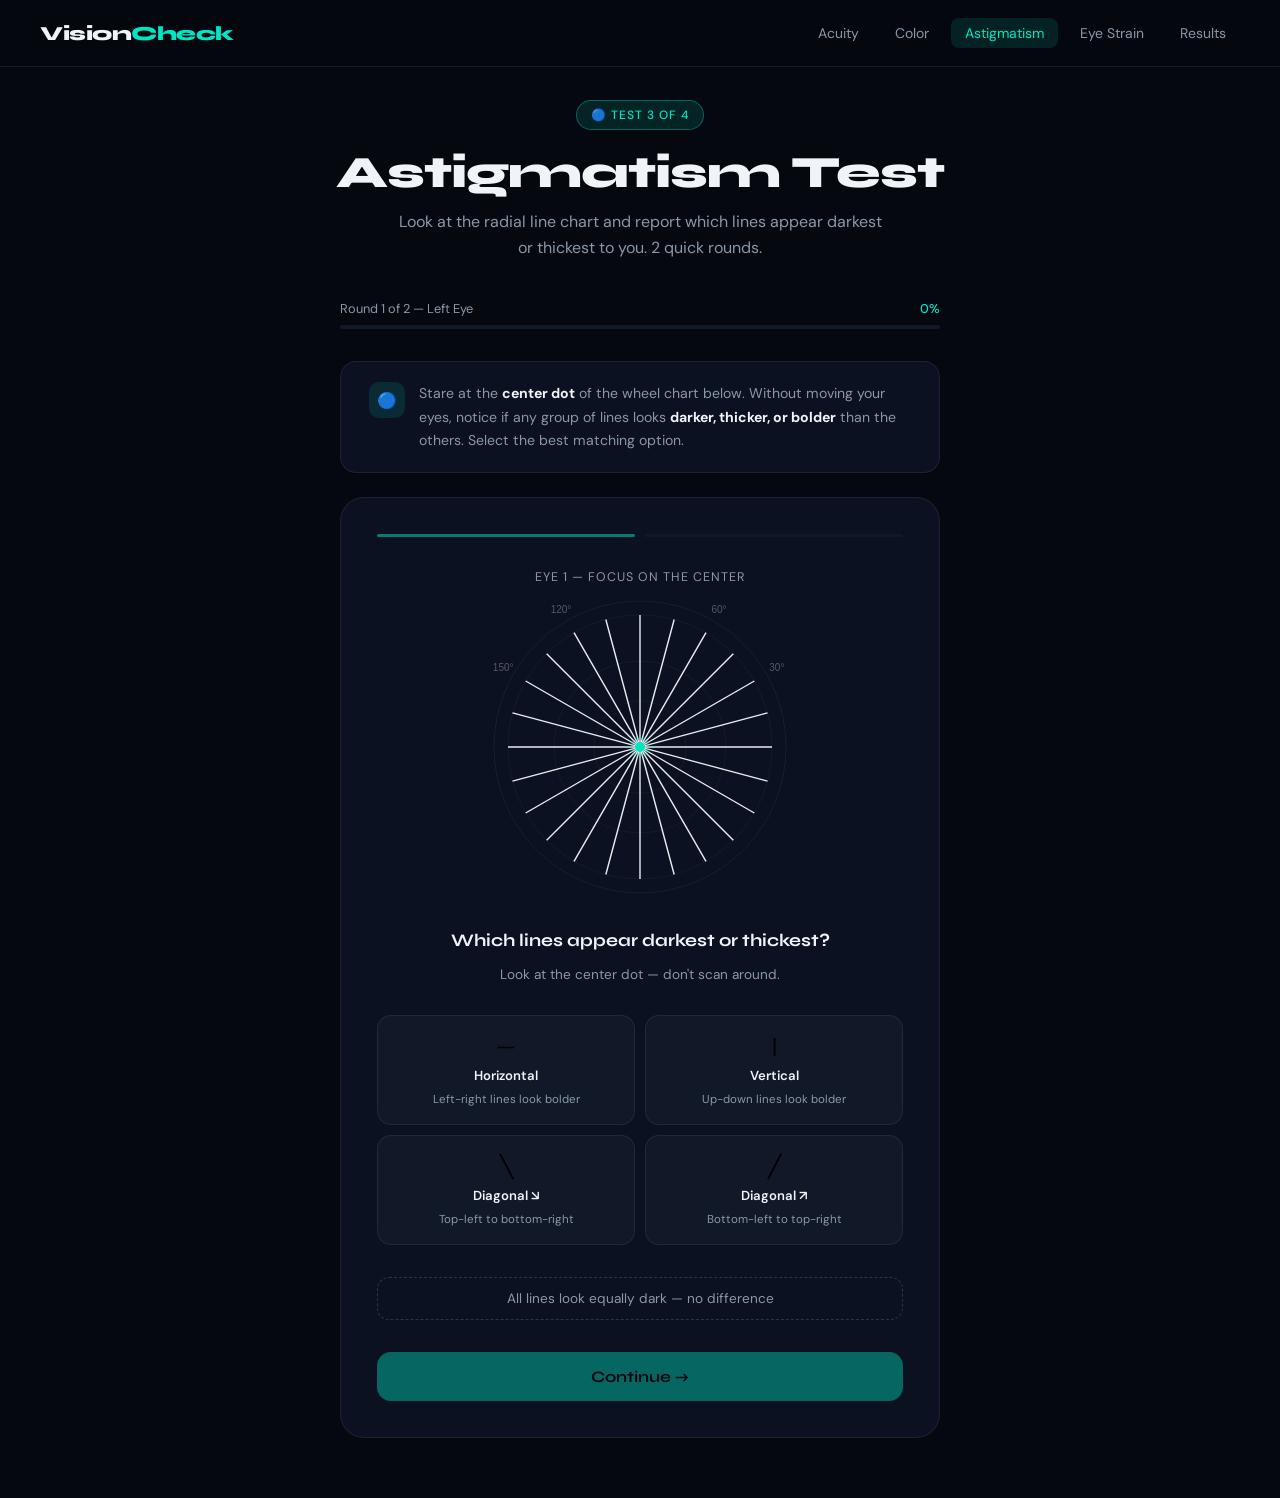
<file: astigmatism.html>
<!DOCTYPE html>
<html lang="en">
<head>
  <meta charset="UTF-8" />
  <meta name="viewport" content="width=device-width, initial-scale=1.0" />
  <title>Astigmatism Test — VisionCheck</title>
  <link rel="stylesheet" href="css/global.css" />
  <link rel="stylesheet" href="css/tests.css" />
  <style>
    :root {
      --accent: #00e5c3;
      --accent-dim: rgba(0,229,195,0.12);
      --accent-glow: rgba(0,229,195,0.35);
      --bg: #05080f; --bg2: #0b1120; --bg3: #111827;
      --text: #f0f4f8; --text-dim: #8898aa;
      --border: rgba(255,255,255,0.07); --radius: 16px;
    }
    *, *::before, *::after { box-sizing: border-box; margin: 0; padding: 0; }
    body { background: var(--bg); color: var(--text); font-family: 'DM Sans', sans-serif; min-height: 100vh; overflow-x: hidden; }

    /* NAV */
    nav { position:fixed; top:0; left:0; right:0; z-index:100; display:flex; align-items:center; justify-content:space-between; padding:18px 40px; background:rgba(5,8,15,0.85); backdrop-filter:blur(14px); border-bottom:1px solid var(--border); }
    .logo { font-family:'Syne',sans-serif; font-weight:800; font-size:1.25rem; color:var(--text); text-decoration:none; }
    .logo span { color:var(--accent); }
    .nav-links { display:flex; gap:8px; }
    .nav-links a { color:var(--text-dim); text-decoration:none; font-size:0.875rem; padding:6px 14px; border-radius:8px; transition:all 0.2s; }
    .nav-links a:hover, .nav-links a.active { color:var(--accent); background:var(--accent-dim); }

    /* LAYOUT */
    .page { padding-top:100px; padding-bottom:60px; min-height:100vh; display:flex; flex-direction:column; align-items:center; }

    /* HEADER */
    .test-header { text-align:center; margin-bottom:40px; animation:fadeUp 0.6s ease both; }
    .badge { display:inline-flex; align-items:center; gap:6px; background:var(--accent-dim); border:1px solid var(--accent-glow); color:var(--accent); font-size:0.75rem; font-weight:500; letter-spacing:0.08em; text-transform:uppercase; padding:6px 14px; border-radius:100px; margin-bottom:18px; }
    .test-header h1 { font-family:'Syne',sans-serif; font-size:clamp(1.8rem,4vw,2.8rem); font-weight:800; letter-spacing:-1px; margin-bottom:12px; }
    .test-header p { color:var(--text-dim); max-width:500px; margin:0 auto; line-height:1.6; }

    /* PROGRESS */
    .progress-wrap { width:100%; max-width:600px; margin-bottom:32px; }
    .progress-info { display:flex; justify-content:space-between; font-size:0.8rem; color:var(--text-dim); margin-bottom:8px; }
    .progress-info span:last-child { color:var(--accent); font-weight:500; }
    .progress-bar-bg { height:4px; background:var(--bg3); border-radius:100px; overflow:hidden; }
    .progress-bar-fill { height:100%; background:var(--accent); border-radius:100px; transition:width 0.4s; box-shadow:0 0 12px var(--accent-glow); }

    /* INSTRUCTION */
    .instruction-card { background:var(--bg2); border:1px solid var(--border); border-radius:var(--radius); padding:20px 28px; max-width:600px; width:100%; margin-bottom:24px; display:flex; align-items:flex-start; gap:14px; }
    .instruction-icon { width:36px; height:36px; border-radius:10px; background:var(--accent-dim); display:flex; align-items:center; justify-content:center; flex-shrink:0; font-size:1rem; }
    .instruction-card p { font-size:0.88rem; color:var(--text-dim); line-height:1.65; }
    .instruction-card p strong { color:var(--text); }

    /* MAIN TEST CARD */
    .test-card { background:var(--bg2); border:1px solid var(--border); border-radius:24px; padding:36px; max-width:600px; width:100%; display:flex; flex-direction:column; align-items:center; gap:32px; animation:fadeUp 0.6s 0.15s ease both; }

    /* STEP INDICATOR */
    .step-indicator { display:flex; gap:10px; align-self:stretch; }
    .step-dot { flex:1; height:3px; border-radius:100px; background:var(--bg3); transition:background 0.3s; }
    .step-dot.done { background:var(--accent); }
    .step-dot.active { background:rgba(0,229,195,0.5); }

    /* CHART AREA */
    .chart-wrap { position:relative; display:flex; flex-direction:column; align-items:center; gap:12px; }
    .chart-label { font-size:0.78rem; color:var(--text-dim); letter-spacing:0.08em; text-transform:uppercase; }
    #astig-canvas { display:block; cursor:default; }

    /* QUESTION TEXT */
    .question-text { font-family:'Syne',sans-serif; font-size:1.1rem; font-weight:700; text-align:center; }
    .question-sub { font-size:0.85rem; color:var(--text-dim); text-align:center; margin-top:-20px; }

    /* OPTIONS GRID */
    .options-grid { display:grid; grid-template-columns:1fr 1fr; gap:10px; width:100%; }
    .option-btn {
      background:var(--bg3); border:1px solid var(--border); border-radius:14px;
      padding:16px 14px; cursor:pointer; transition:all 0.2s;
      display:flex; flex-direction:column; align-items:center; gap:6px;
      font-family:'DM Sans',sans-serif;
    }
    .option-btn:hover { border-color:rgba(0,229,195,0.4); background:rgba(0,229,195,0.05); }
    .option-btn.selected { border-color:var(--accent); background:var(--accent-dim); }
    .option-btn .opt-icon { font-size:1.4rem; }
    .option-btn .opt-label { font-size:0.82rem; font-weight:600; color:var(--text); }
    .option-btn .opt-desc { font-size:0.72rem; color:var(--text-dim); text-align:center; line-height:1.4; }

    /* NONE OPTION */
    .none-btn {
      width:100%; background:transparent; border:1px dashed rgba(255,255,255,0.15);
      border-radius:12px; padding:12px; cursor:pointer; transition:all 0.2s;
      color:var(--text-dim); font-family:'DM Sans',sans-serif; font-size:0.85rem;
    }
    .none-btn:hover { border-color:rgba(255,255,255,0.3); color:var(--text); }
    .none-btn.selected { border-color:var(--accent); color:var(--accent); background:var(--accent-dim); }

    /* NEXT BUTTON */
    .next-btn {
      width:100%; background:var(--accent); border:none; border-radius:14px;
      padding:15px; color:#000; font-family:'Syne',sans-serif; font-size:1rem;
      font-weight:700; cursor:pointer; transition:transform 0.15s, box-shadow 0.15s;
      opacity:0.4; pointer-events:none;
    }
    .next-btn.active { opacity:1; pointer-events:all; }
    .next-btn.active:hover { transform:translateY(-2px); box-shadow:0 8px 28px var(--accent-glow); }

    /* RESULTS */
    #results-view { display:none; flex-direction:column; align-items:center; gap:24px; max-width:600px; width:100%; animation:fadeUp 0.5s ease both; }
    .result-banner { width:100%; background:var(--bg2); border:1px solid var(--border); border-radius:24px; padding:36px; text-align:center; }
    .result-icon { font-size:3rem; margin-bottom:16px; }
    .result-banner h2 { font-family:'Syne',sans-serif; font-size:1.6rem; font-weight:800; margin-bottom:10px; }
    .result-banner p { color:var(--text-dim); line-height:1.65; max-width:420px; margin:0 auto; }
    .result-status { display:inline-block; padding:7px 20px; border-radius:100px; font-size:0.85rem; font-weight:600; margin:16px 0 10px; }
    .status-none     { background:rgba(0,229,195,0.15); color:var(--accent);  border:1px solid var(--accent-glow); }
    .status-detected { background:rgba(255,193,7,0.15);  color:#ffc107;       border:1px solid rgba(255,193,7,0.4); }

    /* BREAKDOWN TABLE */
    .breakdown { width:100%; background:var(--bg3); border-radius:16px; overflow:hidden; margin-top:20px; }
    .breakdown-row { display:flex; align-items:center; justify-content:space-between; padding:13px 20px; border-bottom:1px solid var(--border); }
    .breakdown-row:last-child { border-bottom:none; }
    .breakdown-row .br-label { font-size:0.85rem; color:var(--text-dim); }
    .breakdown-row .br-val { font-size:0.85rem; font-weight:600; color:var(--text); }
    .br-dot { width:8px; height:8px; border-radius:50%; background:var(--accent); margin-right:8px; display:inline-block; }

    .action-row { display:flex; gap:12px; width:100%; }
    .btn-secondary { flex:1; background:var(--bg3); border:1px solid var(--border); border-radius:12px; padding:14px; color:var(--text); font-family:'Syne',sans-serif; font-size:0.9rem; font-weight:600; cursor:pointer; text-decoration:none; text-align:center; transition:all 0.2s; }
    .btn-secondary:hover { border-color:rgba(255,255,255,0.2); }
    .btn-primary { flex:1; background:var(--accent); border:none; border-radius:12px; padding:14px; color:#000; font-family:'Syne',sans-serif; font-size:0.9rem; font-weight:700; cursor:pointer; text-decoration:none; text-align:center; transition:all 0.2s; }
    .btn-primary:hover { box-shadow:0 6px 24px var(--accent-glow); transform:translateY(-1px); }

    @keyframes fadeUp { from { opacity:0; transform:translateY(20px); } to { opacity:1; transform:translateY(0); } }

    @media (max-width:600px) {
      nav { padding:14px 20px; }
      .nav-links { display:none; }
      .test-card { padding:24px 16px; }
      .options-grid { grid-template-columns:1fr 1fr; gap:8px; }
      #astig-canvas { width:240px; height:240px; }
    }
  </style>
</head>
<body>

<nav>
  <a href="index.html" class="logo">Vision<span>Check</span></a>
  <div class="nav-links">
    <a href="acuity.html">Acuity</a>
    <a href="color.html">Color</a>
    <a href="astigmatism.html" class="active">Astigmatism</a>
    <a href="quiz.html">Eye Strain</a>
    <a href="results.html">Results</a>
  </div>
</nav>

<div class="page">

  <div class="test-header">
    <div class="badge">🔵 Test 3 of 4</div>
    <h1>Astigmatism Test</h1>
    <p>Look at the radial line chart and report which lines appear darkest or thickest to you. 2 quick rounds.</p>
  </div>

  <div class="progress-wrap">
    <div class="progress-info">
      <span id="progress-label">Round 1 of 2</span>
      <span id="progress-pct">0%</span>
    </div>
    <div class="progress-bar-bg">
      <div class="progress-bar-fill" id="progress-fill" style="width:0%"></div>
    </div>
  </div>

  <div class="instruction-card" id="instruction-card">
    <div class="instruction-icon">🔵</div>
    <p>Stare at the <strong>center dot</strong> of the wheel chart below. Without moving your eyes, notice if any group of lines looks <strong>darker, thicker, or bolder</strong> than the others. Select the best matching option.</p>
  </div>

  <!-- TEST CARD -->
  <div class="test-card" id="test-card">

    <div class="step-indicator">
      <div class="step-dot active" id="step-0"></div>
      <div class="step-dot" id="step-1"></div>
    </div>

    <div class="chart-wrap">
      <span class="chart-label" id="chart-label">Eye 1 — Focus on the center</span>
      <canvas id="astig-canvas" width="300" height="300"></canvas>
    </div>

    <p class="question-text">Which lines appear darkest or thickest?</p>
    <p class="question-sub">Look at the center dot — don't scan around.</p>

    <div class="options-grid" id="options-grid">
      <button class="option-btn" data-value="horizontal" onclick="selectOption(this)">
        <span class="opt-icon">—</span>
        <span class="opt-label">Horizontal</span>
        <span class="opt-desc">Left-right lines look bolder</span>
      </button>
      <button class="option-btn" data-value="vertical" onclick="selectOption(this)">
        <span class="opt-icon">|</span>
        <span class="opt-label">Vertical</span>
        <span class="opt-desc">Up-down lines look bolder</span>
      </button>
      <button class="option-btn" data-value="diagonal-right" onclick="selectOption(this)">
        <span class="opt-icon">╲</span>
        <span class="opt-label">Diagonal ↘</span>
        <span class="opt-desc">Top-left to bottom-right</span>
      </button>
      <button class="option-btn" data-value="diagonal-left" onclick="selectOption(this)">
        <span class="opt-icon">╱</span>
        <span class="opt-label">Diagonal ↗</span>
        <span class="opt-desc">Bottom-left to top-right</span>
      </button>
    </div>

    <button class="none-btn" id="none-btn" onclick="selectNone()">
      All lines look equally dark — no difference
    </button>

    <button class="next-btn" id="next-btn" onclick="nextRound()">
      Continue →
    </button>

  </div>

  <!-- RESULTS VIEW -->
  <div id="results-view">
    <div class="result-banner">
      <div class="result-icon" id="result-icon">👁️</div>
      <h2 id="result-heading">Analysis Complete</h2>
      <div id="result-status-badge"></div>
      <p id="result-message"></p>

      <div class="breakdown" id="breakdown">
        <div class="breakdown-row">
          <span class="br-label"><span class="br-dot"></span>Eye 1 Result</span>
          <span class="br-val" id="eye1-result">—</span>
        </div>
        <div class="breakdown-row">
          <span class="br-label"><span class="br-dot"></span>Eye 2 Result</span>
          <span class="br-val" id="eye2-result">—</span>
        </div>
        <div class="breakdown-row">
          <span class="br-label"><span class="br-dot"></span>Overall Assessment</span>
          <span class="br-val" id="overall-result">—</span>
        </div>
      </div>
    </div>

    <div class="action-row">
      <a href="color.html" class="btn-secondary">← Retake Color</a>
      <a href="quiz.html" class="btn-primary">Final Test →</a>
    </div>
  </div>

</div>

<script>
  // ── State ──────────────────────────────────────────────────────────────────
  let currentRound = 0; // 0 = eye 1, 1 = eye 2
  const answers = [];
  let selectedValue = null;

  const LABELS = ['Round 1 of 2 — Left Eye', 'Round 2 of 2 — Right Eye'];
  const CHART_LABELS = ['Eye 1 — Focus on the center dot', 'Eye 2 — Focus on the center dot'];

  // ── Draw radial chart ──────────────────────────────────────────────────────
  function drawAstigChart(canvasId) {
    const canvas = document.getElementById(canvasId);
    const ctx    = canvas.getContext('2d');
    const W = canvas.width, H = canvas.height;
    const cx = W / 2, cy = H / 2;
    const r  = W * 0.44;

    ctx.clearRect(0, 0, W, H);

    // Background circle
    ctx.beginPath();
    ctx.arc(cx, cy, r + 14, 0, Math.PI * 2);
    ctx.fillStyle = '#0b1120';
    ctx.fill();
    ctx.strokeStyle = 'rgba(255,255,255,0.06)';
    ctx.lineWidth = 1;
    ctx.stroke();

    // Degree rings (subtle)
    [r * 0.35, r * 0.65, r].forEach(ring => {
      ctx.beginPath();
      ctx.arc(cx, cy, ring, 0, Math.PI * 2);
      ctx.strokeStyle = 'rgba(255,255,255,0.04)';
      ctx.lineWidth = 1;
      ctx.stroke();
    });

    // Radial lines — 12 spokes (every 15°, pairs = 6 directions)
    for (let angle = 0; angle < 180; angle += 15) {
      const rad = (angle * Math.PI) / 180;
      const x1  = cx - r * Math.cos(rad);
      const y1  = cy - r * Math.sin(rad);
      const x2  = cx + r * Math.cos(rad);
      const y2  = cy + r * Math.sin(rad);

      // Slightly vary line weight per angle to look like a real chart
      ctx.beginPath();
      ctx.moveTo(x1, y1);
      ctx.lineTo(x2, y2);
      ctx.strokeStyle = '#e8edf2';
      ctx.lineWidth = 1.4;
      ctx.stroke();
    }

    // Degree labels
    const DEGREE_LABELS = ['0°', '30°', '60°', '90°', '120°', '150°'];
    ctx.font = '500 10px DM Sans, sans-serif';
    ctx.fillStyle = 'rgba(255,255,255,0.3)';
    ctx.textAlign = 'center';
    ctx.textBaseline = 'middle';
    DEGREE_LABELS.forEach((lbl, i) => {
      const angle = (i * 30 * Math.PI) / 180;
      const lx = cx + (r + 26) * Math.cos(angle);
      const ly = cy - (r + 26) * Math.sin(angle);
      ctx.fillText(lbl, lx, ly);
    });

    // Center dot
    ctx.beginPath();
    ctx.arc(cx, cy, 5, 0, Math.PI * 2);
    ctx.fillStyle = '#00e5c3';
    ctx.fill();
    ctx.beginPath();
    ctx.arc(cx, cy, 9, 0, Math.PI * 2);
    ctx.strokeStyle = 'rgba(0,229,195,0.3)';
    ctx.lineWidth = 2;
    ctx.stroke();
  }

  // ── Option selection ───────────────────────────────────────────────────────
  function selectOption(btn) {
    // Deselect all
    document.querySelectorAll('.option-btn').forEach(b => b.classList.remove('selected'));
    document.getElementById('none-btn').classList.remove('selected');
    // Select clicked
    btn.classList.add('selected');
    selectedValue = btn.dataset.value;
    enableNext();
  }

  function selectNone() {
    document.querySelectorAll('.option-btn').forEach(b => b.classList.remove('selected'));
    document.getElementById('none-btn').classList.add('selected');
    selectedValue = 'none';
    enableNext();
  }

  function enableNext() {
    document.getElementById('next-btn').classList.add('active');
  }

  // ── Round progression ──────────────────────────────────────────────────────
  function nextRound() {
    if (selectedValue === null) return;
    answers.push(selectedValue);

    if (currentRound === 0) {
      // Move to round 2
      currentRound = 1;
      selectedValue = null;

      // Update UI
      document.getElementById('progress-label').textContent = LABELS[1];
      document.getElementById('progress-pct').textContent   = '50%';
      document.getElementById('progress-fill').style.width  = '50%';
      document.getElementById('chart-label').textContent    = CHART_LABELS[1];
      document.getElementById('step-0').classList.remove('active');
      document.getElementById('step-0').classList.add('done');
      document.getElementById('step-1').classList.add('active');

      // Reset selections
      document.querySelectorAll('.option-btn').forEach(b => b.classList.remove('selected'));
      document.getElementById('none-btn').classList.remove('selected');
      document.getElementById('next-btn').classList.remove('active');
      document.getElementById('next-btn').textContent = 'See Results →';

      // Redraw (same chart, second eye)
      drawAstigChart('astig-canvas');
    } else {
      // Both rounds done
      answers.push(selectedValue);
      showResults();
    }
  }

  // ── Results ────────────────────────────────────────────────────────────────
  const DIRECTION_LABELS = {
    'horizontal':     'Horizontal Astigmatism',
    'vertical':       'Vertical Astigmatism',
    'diagonal-right': 'Oblique Astigmatism (↘)',
    'diagonal-left':  'Oblique Astigmatism (↗)',
    'none':           'Not Detected',
  };

  function showResults() {
    document.getElementById('progress-fill').style.width = '100%';
    document.getElementById('progress-pct').textContent  = '100%';
    document.getElementById('progress-label').textContent = 'Complete';
    document.getElementById('test-card').style.display        = 'none';
    document.getElementById('instruction-card').style.display = 'none';

    const eye1 = answers[0];
    const eye2 = answers[1];

    const noAstig = eye1 === 'none' && eye2 === 'none';
    const bothSame = eye1 === eye2 && eye1 !== 'none';

    let status, cls, icon, heading, msg, overall;

    if (noAstig) {
      status = 'No Astigmatism Detected'; cls = 'status-none';
      icon = '✅'; heading = 'Clear Vision Pattern';
      msg = 'All lines appeared equally dark in both eyes — a good sign that astigmatism is unlikely. This is a screening only; a proper eye exam is recommended annually.';
      overall = 'No Astigmatism Detected';
    } else if (bothSame) {
      status = 'Astigmatism Possible'; cls = 'status-detected';
      icon = '⚠️'; heading = 'Consistent Pattern Detected';
      msg = `Both eyes showed darker lines in the same direction (${DIRECTION_LABELS[eye1]}). This is consistent with astigmatism. Please consult an eye care professional for a definitive diagnosis.`;
      overall = DIRECTION_LABELS[eye1];
    } else if (eye1 === 'none' || eye2 === 'none') {
      status = 'Astigmatism Possible (One Eye)'; cls = 'status-detected';
      icon = '⚠️'; heading = 'One Eye May Be Affected';
      msg = 'One eye showed a clear line preference while the other did not. This may indicate astigmatism in one eye. An eye specialist can confirm with a proper refraction test.';
      overall = eye1 !== 'none' ? `Left: ${DIRECTION_LABELS[eye1]}` : `Right: ${DIRECTION_LABELS[eye2]}`;
    } else {
      status = 'Mixed Pattern — Astigmatism Possible'; cls = 'status-detected';
      icon = '⚠️'; heading = 'Different Pattern in Each Eye';
      msg = 'Each eye showed a different line preference, which can indicate astigmatism with varying axes between eyes. We recommend a full refraction test with an optometrist.';
      overall = 'Bilateral — Different Axes';
    }

    document.getElementById('result-icon').textContent    = icon;
    document.getElementById('result-heading').textContent = heading;
    document.getElementById('result-message').textContent = msg;
    document.getElementById('result-status-badge').innerHTML = `<span class="result-status ${cls}">${status}</span>`;
    document.getElementById('eye1-result').textContent = DIRECTION_LABELS[eye1];
    document.getElementById('eye2-result').textContent = DIRECTION_LABELS[eye2];
    document.getElementById('overall-result').textContent = overall;

    // Save to localStorage
    localStorage.setItem('astigScore', JSON.stringify({
      status, eye1, eye2, overall,
      detected: !noAstig,
    }));

    document.getElementById('results-view').style.display = 'flex';
  }

  // ── Init ───────────────────────────────────────────────────────────────────
  drawAstigChart('astig-canvas');
  document.getElementById('progress-label').textContent = LABELS[0];
</script>

</body>
</html>
</file>
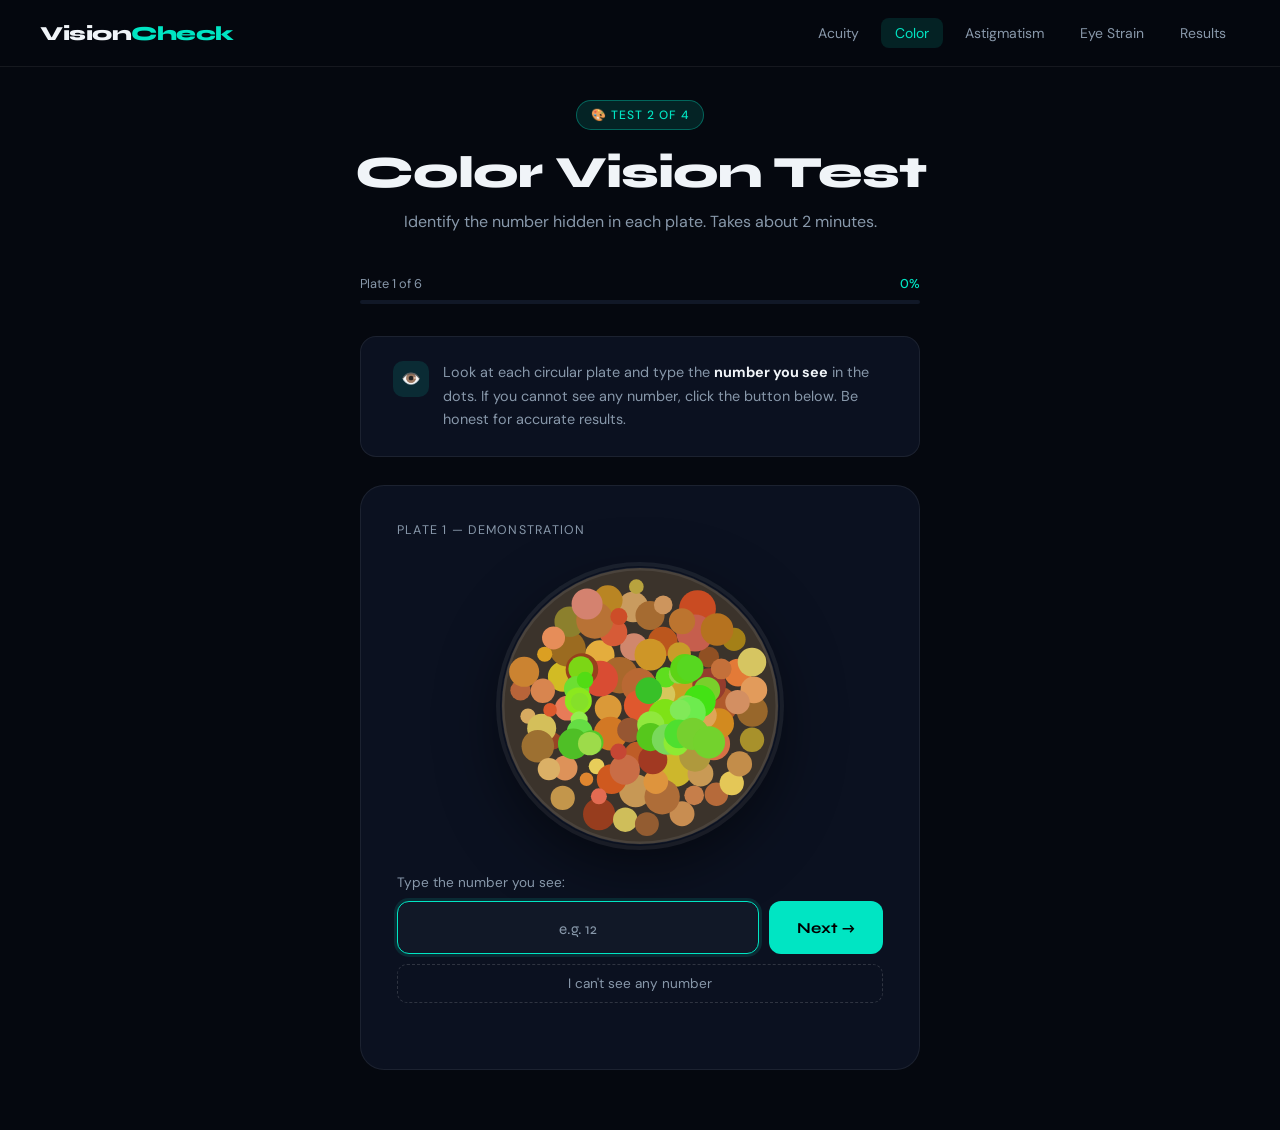
<file: color.html>
<!DOCTYPE html>
<html lang="en">
<head>
  <meta charset="UTF-8" />
  <meta name="viewport" content="width=device-width, initial-scale=1.0" />
  <title>Color Vision Test — VisionCheck</title>
  <link rel="stylesheet" href="css/global.css" />
  <link rel="stylesheet" href="css/tests.css" />
  <style>
    :root {
      --accent: #00e5c3;
      --accent-dim: rgba(0,229,195,0.12);
      --accent-glow: rgba(0,229,195,0.35);
      --bg: #05080f; --bg2: #0b1120; --bg3: #111827;
      --text: #f0f4f8; --text-dim: #8898aa;
      --border: rgba(255,255,255,0.07); --radius: 16px;
    }
    *, *::before, *::after { box-sizing: border-box; margin: 0; padding: 0; }
    body { background: var(--bg); color: var(--text); font-family: 'DM Sans', sans-serif; min-height: 100vh; }
    nav { position:fixed; top:0; left:0; right:0; z-index:100; display:flex; align-items:center; justify-content:space-between; padding:18px 40px; background:rgba(5,8,15,0.85); backdrop-filter:blur(14px); border-bottom:1px solid var(--border); }
    .logo { font-family:'Syne',sans-serif; font-weight:800; font-size:1.25rem; color:var(--text); text-decoration:none; }
    .logo span { color:var(--accent); }
    .nav-links { display:flex; gap:8px; }
    .nav-links a { color:var(--text-dim); text-decoration:none; font-size:0.875rem; padding:6px 14px; border-radius:8px; transition:all 0.2s; }
    .nav-links a:hover, .nav-links a.active { color:var(--accent); background:var(--accent-dim); }
    .page { padding-top:100px; padding-bottom:60px; min-height:100vh; display:flex; flex-direction:column; align-items:center; }
    .test-header { text-align:center; margin-bottom:40px; animation:fadeUp 0.6s ease both; }
    .badge { display:inline-flex; align-items:center; gap:6px; background:var(--accent-dim); border:1px solid var(--accent-glow); color:var(--accent); font-size:0.75rem; font-weight:500; letter-spacing:0.08em; text-transform:uppercase; padding:6px 14px; border-radius:100px; margin-bottom:18px; }
    .test-header h1 { font-family:'Syne',sans-serif; font-size:clamp(1.8rem,4vw,2.8rem); font-weight:800; letter-spacing:-1px; margin-bottom:12px; }
    .test-header p { color:var(--text-dim); max-width:480px; margin:0 auto; line-height:1.6; }
    .progress-wrap { width:100%; max-width:560px; margin-bottom:32px; }
    .progress-info { display:flex; justify-content:space-between; font-size:0.8rem; color:var(--text-dim); margin-bottom:8px; }
    .progress-info span:last-child { color:var(--accent); font-weight:500; }
    .progress-bar-bg { height:4px; background:var(--bg3); border-radius:100px; overflow:hidden; }
    .progress-bar-fill { height:100%; background:var(--accent); border-radius:100px; transition:width 0.4s; box-shadow:0 0 12px var(--accent-glow); }
    .instruction-card { background:var(--bg2); border:1px solid var(--border); border-radius:var(--radius); padding:24px 32px; max-width:560px; width:100%; margin-bottom:28px; display:flex; align-items:flex-start; gap:14px; }
    .instruction-icon { width:36px; height:36px; border-radius:10px; background:var(--accent-dim); display:flex; align-items:center; justify-content:center; flex-shrink:0; }
    .instruction-card p { font-size:0.9rem; color:var(--text-dim); line-height:1.65; }
    .instruction-card p strong { color:var(--text); }
    .test-card { background:var(--bg2); border:1px solid var(--border); border-radius:24px; padding:36px; max-width:560px; width:100%; display:flex; flex-direction:column; align-items:center; gap:28px; }
    .question-label { font-size:0.78rem; color:var(--text-dim); text-transform:uppercase; letter-spacing:0.1em; align-self:flex-start; }
    .plate-wrap { width:280px; height:280px; transition:opacity 0.2s, transform 0.2s; }
    .plate-wrap.switching { opacity:0; transform:scale(0.92); }
    #plate-canvas { border-radius:50%; display:block; box-shadow:0 0 0 4px var(--border), 0 20px 60px rgba(0,0,0,0.5); }
    .input-group { width:100%; display:flex; flex-direction:column; gap:10px; }
    .input-group label { font-size:0.85rem; color:var(--text-dim); }
    .input-row { display:flex; gap:10px; }
    #answer-input { flex:1; background:var(--bg3); border:1px solid var(--border); border-radius:12px; padding:14px 18px; color:var(--text); font-family:'Syne',sans-serif; font-size:1.2rem; font-weight:700; text-align:center; outline:none; transition:border-color 0.2s, box-shadow 0.2s; }
    #answer-input:focus { border-color:var(--accent); box-shadow:0 0 0 3px var(--accent-dim); }
    #answer-input::placeholder { color:var(--text-dim); font-weight:400; font-size:0.95rem; }
    .cant-see-btn { width:100%; background:transparent; border:1px dashed rgba(255,255,255,0.15); border-radius:10px; padding:10px; color:var(--text-dim); font-family:'DM Sans',sans-serif; font-size:0.85rem; cursor:pointer; transition:all 0.2s; }
    .cant-see-btn:hover { border-color:rgba(255,255,255,0.3); color:var(--text); }
    .submit-btn { background:var(--accent); color:#000; border:none; border-radius:12px; padding:14px 28px; font-family:'Syne',sans-serif; font-size:0.95rem; font-weight:700; cursor:pointer; transition:transform 0.15s, box-shadow 0.15s; white-space:nowrap; flex-shrink:0; }
    .submit-btn:hover { transform:translateY(-1px); box-shadow:0 6px 24px var(--accent-glow); }
    .feedback { font-size:0.85rem; font-weight:500; opacity:0; transition:opacity 0.3s; min-height:20px; }
    .feedback.show { opacity:1; }
    .feedback.correct { color:var(--accent); }
    .feedback.wrong { color:#ff6b6b; }
    #results-view { display:none; flex-direction:column; align-items:center; gap:24px; max-width:560px; width:100%; }
    .result-banner { width:100%; background:var(--bg2); border:1px solid var(--border); border-radius:24px; padding:36px; text-align:center; }
    .result-icon { font-size:3rem; margin-bottom:16px; }
    .result-banner h2 { font-family:'Syne',sans-serif; font-size:1.6rem; font-weight:800; margin-bottom:8px; }
    .result-banner p { color:var(--text-dim); line-height:1.6; }
    .result-status { display:inline-block; padding:6px 18px; border-radius:100px; font-size:0.85rem; font-weight:600; margin:16px 0 8px; }
    .status-normal { background:rgba(0,229,195,0.15); color:var(--accent); border:1px solid var(--accent-glow); }
    .status-mild { background:rgba(255,193,7,0.15); color:#ffc107; border:1px solid rgba(255,193,7,0.4); }
    .status-significant { background:rgba(255,107,107,0.15); color:#ff6b6b; border:1px solid rgba(255,107,107,0.4); }
    .score-row { display:flex; justify-content:center; gap:20px; margin-top:20px; }
    .score-chip { background:var(--bg3); border:1px solid var(--border); border-radius:12px; padding:14px 20px; text-align:center; }
    .score-chip .val { font-family:'Syne',sans-serif; font-size:1.5rem; font-weight:800; color:var(--accent); display:block; }
    .score-chip .lbl { font-size:0.75rem; color:var(--text-dim); margin-top:2px; display:block; }
    .action-row { display:flex; gap:12px; width:100%; }
    .btn-secondary { flex:1; background:var(--bg3); border:1px solid var(--border); border-radius:12px; padding:14px; color:var(--text); font-family:'Syne',sans-serif; font-size:0.9rem; font-weight:600; cursor:pointer; text-decoration:none; text-align:center; transition:all 0.2s; }
    .btn-primary { flex:1; background:var(--accent); border:none; border-radius:12px; padding:14px; color:#000; font-family:'Syne',sans-serif; font-size:0.9rem; font-weight:700; cursor:pointer; text-decoration:none; text-align:center; transition:all 0.2s; }
    .btn-primary:hover { box-shadow:0 6px 24px var(--accent-glow); transform:translateY(-1px); }
    @keyframes fadeUp { from { opacity:0; transform:translateY(20px); } to { opacity:1; transform:translateY(0); } }
    @media (max-width:600px) { nav { padding:14px 20px; } .nav-links { display:none; } .test-card { padding:24px 20px; } .plate-wrap, #plate-canvas { width:220px; height:220px; } }
  </style>
</head>
<body>

<nav>
  <a href="index.html" class="logo">Vision<span>Check</span></a>
  <div class="nav-links">
    <a href="acuity.html">Acuity</a>
    <a href="color.html" class="active">Color</a>
    <a href="astigmatism.html">Astigmatism</a>
    <a href="quiz.html">Eye Strain</a>
    <a href="results.html">Results</a>
  </div>
</nav>

<div class="page">

  <div class="test-header">
    <div class="badge">🎨 Test 2 of 4</div>
    <h1>Color Vision Test</h1>
    <p>Identify the number hidden in each plate. Takes about 2 minutes.</p>
  </div>

  <div class="progress-wrap">
    <div class="progress-info">
      <span id="progress-label">Plate 1 of 6</span>
      <span id="progress-pct">0%</span>
    </div>
    <div class="progress-bar-bg">
      <div class="progress-bar-fill" id="progress-fill" style="width:0%"></div>
    </div>
  </div>

  <div class="instruction-card" id="instruction-card">
    <div class="instruction-icon">👁️</div>
    <p>Look at each circular plate and type the <strong>number you see</strong> in the dots. If you cannot see any number, click the button below. Be honest for accurate results.</p>
  </div>

  <div class="test-card" id="test-card">
    <span class="question-label" id="question-label">Plate 1 — Demonstration</span>
    <div class="plate-wrap" id="plate-wrap">
      <canvas id="plate-canvas" width="280" height="280"></canvas>
    </div>
    <div class="input-group">
      <label for="answer-input">Type the number you see:</label>
      <div class="input-row">
        <input type="text" id="answer-input" placeholder="e.g. 12" maxlength="3" autocomplete="off" />
        <button class="submit-btn" id="submit-btn">Next →</button>
      </div>
      <button class="cant-see-btn" id="cant-see-btn">I can't see any number</button>
      <div class="feedback" id="feedback"></div>
    </div>
  </div>

  <div id="results-view">
    <div class="result-banner">
      <div class="result-icon" id="result-icon">👁️</div>
      <h2 id="result-heading">Test Complete</h2>
      <div id="result-status-badge"></div>
      <p id="result-message"></p>
      <div class="score-row">
        <div class="score-chip"><span class="val" id="score-correct">0</span><span class="lbl">Correct</span></div>
        <div class="score-chip"><span class="val" id="score-wrong">0</span><span class="lbl">Missed</span></div>
        <div class="score-chip"><span class="val" id="score-pct">0%</span><span class="lbl">Accuracy</span></div>
      </div>
    </div>
    <div class="action-row">
      <a href="astigmatism.html" class="btn-primary">Next Test →</a>
      <a href="color.html" class="btn-secondary">← Retake</a>
      
    </div>
  </div>

</div>

<script>
  const PLATES = [
    { answer:'12', bgHue:30,  fgHue:100, label:'Plate 1 — Demonstration'    },
    { answer:'8',  bgHue:355, fgHue:100, label:'Plate 2 — Red/Green Check'   },
    { answer:'6',  bgHue:120, fgHue:0,   label:'Plate 3 — Red/Green Check'   },
    { answer:'29', bgHue:200, fgHue:50,  label:'Plate 4 — Blue/Yellow Check'  },
    { answer:'57', bgHue:30,  fgHue:200, label:'Plate 5 — Demonstration'     },
    { answer:'5',  bgHue:0,   fgHue:130, label:'Plate 6 — Red/Green Check'   },
  ];

  let currentPlate = 0, correctCount = 0, userAnswers = [];

  function rng32(seed) {
    let s = seed >>> 0;
    return () => { s += 0x6D2B79F5; let t = Math.imul(s^(s>>>15),1|s); t ^= t+Math.imul(t^(t>>>7),61|t); return ((t^(t>>>14))>>>0)/4294967296; };
  }

  const DM = {
    '0':['0111100','1000010','1000110','1001010','1010010','1100010','0111100'],
    '1':['0010000','0110000','0010000','0010000','0010000','0010000','0111000'],
    '2':['0111100','1000010','0000010','0001100','0110000','1000000','1111110'],
    '3':['0111100','1000010','0000010','0011100','0000010','1000010','0111100'],
    '4':['0001000','0011000','0101000','1001000','1111110','0001000','0001000'],
    '5':['1111110','1000000','1111100','0000010','0000010','1000010','0111100'],
    '6':['0111100','1000000','1000000','1111100','1000010','1000010','0111100'],
    '7':['1111110','0000010','0000100','0001000','0010000','0010000','0010000'],
    '8':['0111100','1000010','1000010','0111100','1000010','1000010','0111100'],
    '9':['0111100','1000010','1000010','0111110','0000010','0000010','0111100'],
  };

  function getDigitDots(numStr, cx, cy, size) {
    const digits = numStr.split('');
    const sp = size / (digits.length * 7 + (digits.length-1) * 1.5);
    const cw = 7*sp, gap = sp*1.5, tw = digits.length*cw+(digits.length-1)*gap;
    const sx = cx-tw/2, sy = cy-(7*sp)/2;
    const pts = [];
    digits.forEach((d, di) => {
      const map = DM[d]||DM['0'], ox = sx+di*(cw+gap);
      for (let r=0;r<map.length;r++) for (let c=0;c<map[r].length;c++)
        if (map[r][c]==='1') pts.push([ox+c*sp+sp/2, sy+r*sp+sp/2]);
    });
    return pts;
  }

  function drawPlate(canvas, p) {
    const ctx = canvas.getContext('2d');
    const W=canvas.width, H=canvas.height, cx=W/2, cy=H/2, R=W/2;
    const bg=rng32(p.bgHue*17+p.fgHue+42), fg=rng32(p.fgHue*31+p.bgHue+99), dr=W*0.048;
    ctx.clearRect(0,0,W,H);
    ctx.save();
    ctx.beginPath(); ctx.arc(cx,cy,R-2,0,Math.PI*2); ctx.clip();
    ctx.fillStyle=`hsl(${p.bgHue},15%,20%)`; ctx.fillRect(0,0,W,H);
    const placed=[];
    for (let i=0;i<600;i++) {
      const x=bg()*W, y=bg()*H;
      if (Math.hypot(x-cx,y-cy)+dr>R-4) continue;
      let ok=true;
      for (const d of placed) if (Math.hypot(x-d[0],y-d[1])<dr*1.2) {ok=false;break;}
      if (!ok) continue;
      const r2=dr*(0.5+bg()*0.9), hue=p.bgHue+(bg()-0.5)*45, sat=48+bg()*28, lit=35+bg()*30;
      ctx.beginPath(); ctx.arc(x,y,r2,0,Math.PI*2); ctx.fillStyle=`hsl(${hue},${sat}%,${lit}%)`; ctx.fill();
      placed.push([x,y]);
    }
    getDigitDots(p.answer,cx,cy,W*0.58).forEach(([nx,ny]) => {
      const jx=nx+(fg()-0.5)*dr, jy=ny+(fg()-0.5)*dr, nr=dr*(0.6+fg()*0.7);
      const hue=p.fgHue+(fg()-0.5)*30, sat=62+fg()*22, lit=44+fg()*22;
      ctx.beginPath(); ctx.arc(jx,jy,nr,0,Math.PI*2); ctx.fillStyle=`hsl(${hue},${sat}%,${lit}%)`; ctx.fill();
    });
    ctx.restore();
    ctx.beginPath(); ctx.arc(cx,cy,R-3,0,Math.PI*2);
    ctx.strokeStyle='rgba(255,255,255,0.08)'; ctx.lineWidth=3; ctx.stroke();
  }

  const canvas=document.getElementById('plate-canvas'), plateWrap=document.getElementById('plate-wrap');
  const pfill=document.getElementById('progress-fill'), plbl=document.getElementById('progress-label');
  const ppct=document.getElementById('progress-pct'), input=document.getElementById('answer-input');
  const feedback=document.getElementById('feedback'), qLabel=document.getElementById('question-label');

  function loadPlate(i) {
    const plate=PLATES[i], pct=Math.round((i/PLATES.length)*100);
    qLabel.textContent=plate.label; pfill.style.width=pct+'%';
    plbl.textContent=`Plate ${i+1} of ${PLATES.length}`; ppct.textContent=pct+'%';
    plateWrap.classList.add('switching');
    setTimeout(()=>{ drawPlate(canvas,plate); plateWrap.classList.remove('switching'); input.value=''; feedback.className='feedback'; input.focus(); },220);
  }

  function submitAnswer(cantSee) {
    const plate=PLATES[currentPlate], raw=cantSee?'':input.value.trim();
    const right=raw.toUpperCase()===plate.answer.toUpperCase();
    userAnswers.push({plate:currentPlate,userAnswer:raw,correct:right});
    if (right) correctCount++;
    feedback.textContent=right?'✓ Correct!':'✗ Incorrect';
    feedback.className='feedback show '+(right?'correct':'wrong');
    setTimeout(()=>{ currentPlate++; currentPlate<PLATES.length?loadPlate(currentPlate):showResults(); },650);
  }

  function showResults() {
    pfill.style.width='100%'; ppct.textContent='100%';
    document.getElementById('test-card').style.display='none';
    document.getElementById('instruction-card').style.display='none';
    const wrong=PLATES.length-correctCount, pct=Math.round((correctCount/PLATES.length)*100);
    let status,cls,icon,heading,msg;
    if (wrong===0) { status='No Color Blindness Detected';cls='status-normal';icon='✅';heading='Excellent Color Vision!';msg='You correctly identified all plates. Your color vision appears normal. This is a screening — see a specialist for a definitive result.'; }
    else if (wrong<=2) { status='Possible Mild Color Deficiency';cls='status-mild';icon='⚠️';heading='Mild Deficiency Possible';msg=`You missed ${wrong} plate(s). This may indicate a mild color vision deficiency. We recommend consulting an eye specialist.`; }
    else { status='Significant Color Blindness Detected';cls='status-significant';icon='🔴';heading='Color Vision Issue Detected';msg=`You missed ${wrong} plates. This suggests a color vision deficiency. Please visit an eye care professional.`; }
    document.getElementById('result-icon').textContent=icon;
    document.getElementById('result-heading').textContent=heading;
    document.getElementById('result-message').textContent=msg;
    document.getElementById('result-status-badge').innerHTML=`<span class="result-status ${cls}">${status}</span>`;
    document.getElementById('score-correct').textContent=correctCount;
    document.getElementById('score-wrong').textContent=wrong;
    document.getElementById('score-pct').textContent=pct+'%';
    localStorage.setItem('colorScore',JSON.stringify({status,correct:correctCount,wrong,pct,answers:userAnswers}));
    document.getElementById('results-view').style.display='flex';
  }

  document.getElementById('submit-btn').addEventListener('click',()=>{ if(input.value.trim()) submitAnswer(false); });
  document.getElementById('cant-see-btn').addEventListener('click',()=>submitAnswer(true));
  input.addEventListener('keydown',e=>{ if(e.key==='Enter'&&input.value.trim()) submitAnswer(false); });
  loadPlate(0);
</script>

</body>
</html>
</file>
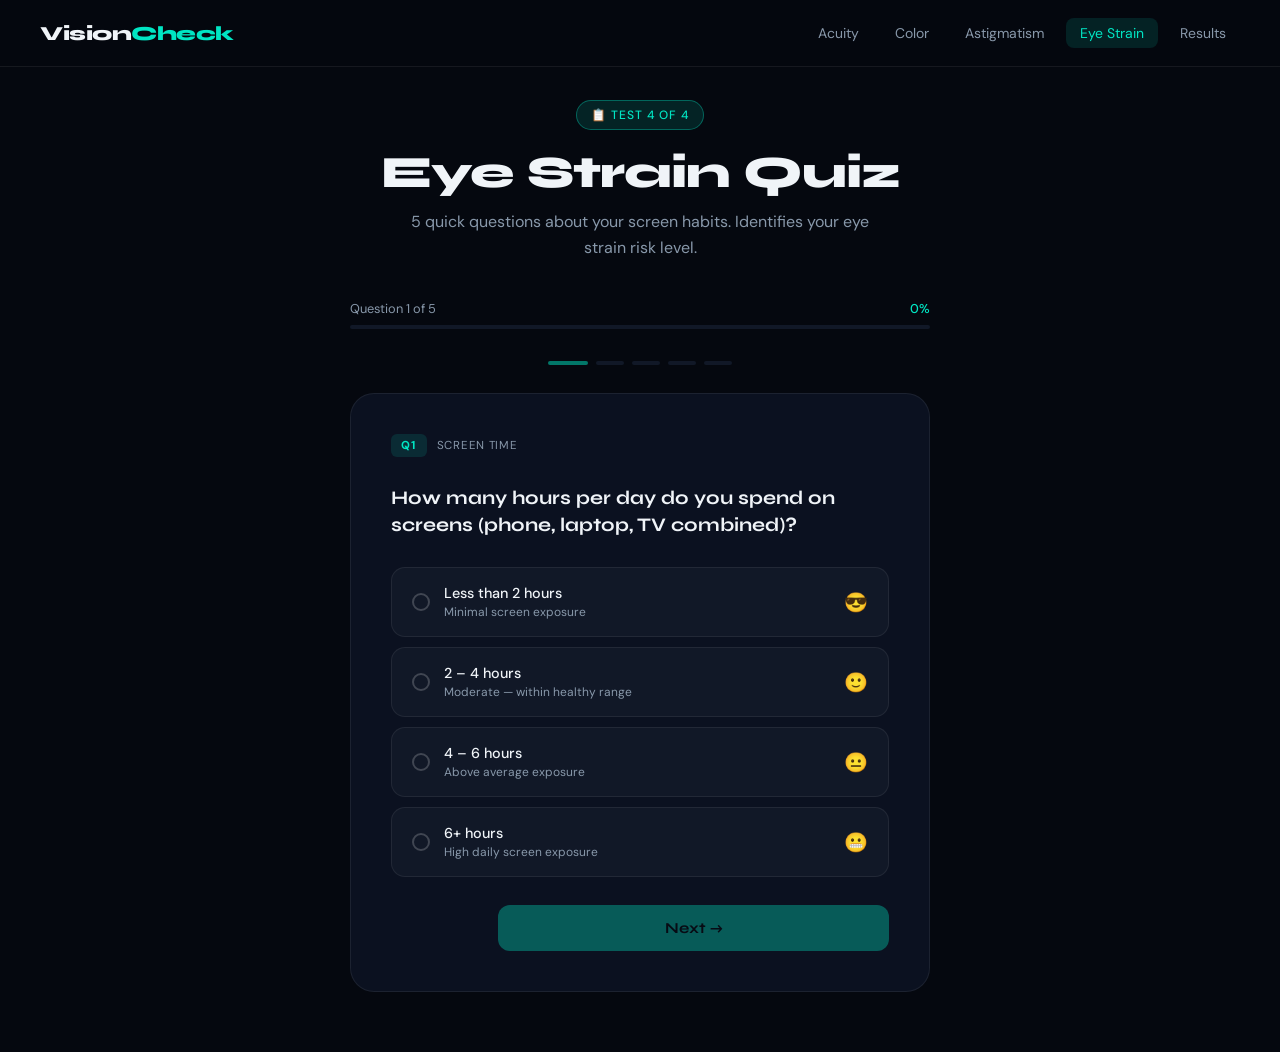
<file: quiz.html>
<!DOCTYPE html>
<html lang="en">
<head>
  <meta charset="UTF-8" />
  <meta name="viewport" content="width=device-width, initial-scale=1.0" />
  <title>Eye Strain Quiz — VisionCheck</title>
  <link rel="stylesheet" href="css/global.css" />
  <link rel="stylesheet" href="css/tests.css" />
  <style>
    :root {
      --accent: #00e5c3;
      --accent-dim: rgba(0,229,195,0.12);
      --accent-glow: rgba(0,229,195,0.35);
      --bg: #05080f; --bg2: #0b1120; --bg3: #111827;
      --text: #f0f4f8; --text-dim: #8898aa;
      --border: rgba(255,255,255,0.07); --radius: 16px;
    }
    *, *::before, *::after { box-sizing: border-box; margin: 0; padding: 0; }
    body { background: var(--bg); color: var(--text); font-family: 'DM Sans', sans-serif; min-height: 100vh; overflow-x: hidden; }

    /* NAV */
    nav { position:fixed; top:0; left:0; right:0; z-index:100; display:flex; align-items:center; justify-content:space-between; padding:18px 40px; background:rgba(5,8,15,0.85); backdrop-filter:blur(14px); border-bottom:1px solid var(--border); }
    .logo { font-family:'Syne',sans-serif; font-weight:800; font-size:1.25rem; color:var(--text); text-decoration:none; }
    .logo span { color:var(--accent); }
    .nav-links { display:flex; gap:8px; }
    .nav-links a { color:var(--text-dim); text-decoration:none; font-size:0.875rem; padding:6px 14px; border-radius:8px; transition:all 0.2s; }
    .nav-links a:hover, .nav-links a.active { color:var(--accent); background:var(--accent-dim); }

    /* LAYOUT */
    .page { padding-top:100px; padding-bottom:60px; min-height:100vh; display:flex; flex-direction:column; align-items:center; }

    /* HEADER */
    .test-header { text-align:center; margin-bottom:40px; animation:fadeUp 0.6s ease both; }
    .badge { display:inline-flex; align-items:center; gap:6px; background:var(--accent-dim); border:1px solid var(--accent-glow); color:var(--accent); font-size:0.75rem; font-weight:500; letter-spacing:0.08em; text-transform:uppercase; padding:6px 14px; border-radius:100px; margin-bottom:18px; }
    .test-header h1 { font-family:'Syne',sans-serif; font-size:clamp(1.8rem,4vw,2.8rem); font-weight:800; letter-spacing:-1px; margin-bottom:12px; }
    .test-header p { color:var(--text-dim); max-width:480px; margin:0 auto; line-height:1.6; }

    /* PROGRESS */
    .progress-wrap { width:100%; max-width:580px; margin-bottom:32px; }
    .progress-info { display:flex; justify-content:space-between; font-size:0.8rem; color:var(--text-dim); margin-bottom:8px; }
    .progress-info span:last-child { color:var(--accent); font-weight:500; }
    .progress-bar-bg { height:4px; background:var(--bg3); border-radius:100px; overflow:hidden; }
    .progress-bar-fill { height:100%; background:var(--accent); border-radius:100px; transition:width 0.5s cubic-bezier(.4,0,.2,1); box-shadow:0 0 12px var(--accent-glow); }

    /* STEP DOTS */
    .step-dots { display:flex; gap:8px; justify-content:center; margin-bottom:28px; }
    .step-dot { width:28px; height:4px; border-radius:100px; background:var(--bg3); transition:all 0.3s; }
    .step-dot.done { background:var(--accent); }
    .step-dot.active { background:rgba(0,229,195,0.5); width:40px; }

    /* QUIZ CARD */
    .quiz-card { background:var(--bg2); border:1px solid var(--border); border-radius:24px; padding:40px; max-width:580px; width:100%; display:flex; flex-direction:column; gap:28px; animation:fadeUp 0.6s 0.1s ease both; }

    /* QUESTION */
    .question-meta { display:flex; align-items:center; gap:10px; }
    .q-number { font-size:0.72rem; font-weight:700; letter-spacing:0.12em; text-transform:uppercase; color:var(--accent); background:var(--accent-dim); padding:4px 10px; border-radius:6px; }
    .q-category { font-size:0.72rem; color:var(--text-dim); letter-spacing:0.06em; text-transform:uppercase; }
    .question-text { font-family:'Syne',sans-serif; font-size:1.2rem; font-weight:700; line-height:1.4; }

    /* OPTIONS */
    .options-list { display:flex; flex-direction:column; gap:10px; }
    .option-btn {
      background:var(--bg3); border:1.5px solid var(--border); border-radius:14px;
      padding:16px 20px; cursor:pointer; transition:all 0.2s;
      display:flex; align-items:center; gap:14px;
      font-family:'DM Sans',sans-serif; text-align:left;
    }
    .option-btn:hover { border-color:rgba(0,229,195,0.35); background:rgba(0,229,195,0.04); }
    .option-btn.selected { border-color:var(--accent); background:var(--accent-dim); }
    .option-btn.selected .opt-radio { border-color:var(--accent); background:var(--accent); }
    .option-btn.selected .opt-radio::after { opacity:1; }
    .opt-radio {
      width:18px; height:18px; border-radius:50%;
      border:2px solid rgba(255,255,255,0.2); flex-shrink:0;
      position:relative; transition:all 0.2s;
    }
    .opt-radio::after {
      content:''; position:absolute; top:50%; left:50%;
      transform:translate(-50%,-50%);
      width:7px; height:7px; border-radius:50%;
      background:#000; opacity:0; transition:opacity 0.2s;
    }
    .opt-content { flex:1; }
    .opt-label { font-size:0.9rem; font-weight:500; color:var(--text); display:block; }
    .opt-pts { font-size:0.75rem; color:var(--text-dim); margin-top:2px; display:block; }
    .opt-emoji { font-size:1.2rem; flex-shrink:0; }

    /* NAV BUTTONS */
    .btn-row { display:flex; gap:10px; }
    .back-btn { background:var(--bg3); border:1px solid var(--border); border-radius:12px; padding:13px 22px; color:var(--text-dim); font-family:'Syne',sans-serif; font-size:0.88rem; font-weight:600; cursor:pointer; transition:all 0.2s; }
    .back-btn:hover { color:var(--text); border-color:rgba(255,255,255,0.2); }
    .next-btn { flex:1; background:var(--accent); border:none; border-radius:12px; padding:14px; color:#000; font-family:'Syne',sans-serif; font-size:0.95rem; font-weight:700; cursor:pointer; transition:all 0.2s; opacity:0.35; pointer-events:none; }
    .next-btn.active { opacity:1; pointer-events:all; }
    .next-btn.active:hover { transform:translateY(-2px); box-shadow:0 8px 28px var(--accent-glow); }

    /* SCORE PREVIEW */
    .score-preview { display:flex; align-items:center; gap:10px; padding:12px 18px; background:var(--bg3); border-radius:12px; border:1px solid var(--border); }
    .score-preview-label { font-size:0.78rem; color:var(--text-dim); }
    .score-preview-val { font-family:'Syne',sans-serif; font-size:1rem; font-weight:800; color:var(--accent); margin-left:auto; }

    /* RESULTS */
    #results-view { display:none; flex-direction:column; align-items:center; gap:24px; max-width:580px; width:100%; animation:fadeUp 0.5s ease both; }

    .result-banner { width:100%; background:var(--bg2); border:1px solid var(--border); border-radius:24px; padding:36px; text-align:center; }
    .result-icon { font-size:3.5rem; margin-bottom:16px; }
    .result-banner h2 { font-family:'Syne',sans-serif; font-size:1.7rem; font-weight:800; margin-bottom:10px; }
    .result-banner > p { color:var(--text-dim); line-height:1.65; max-width:420px; margin:0 auto; }
    .result-status { display:inline-block; padding:7px 22px; border-radius:100px; font-size:0.88rem; font-weight:700; margin:16px 0 12px; letter-spacing:0.03em; }
    .status-low    { background:rgba(0,229,195,0.15); color:var(--accent); border:1px solid var(--accent-glow); }
    .status-medium { background:rgba(255,193,7,0.15);  color:#ffc107; border:1px solid rgba(255,193,7,0.4); }
    .status-high   { background:rgba(255,107,107,0.15); color:#ff6b6b; border:1px solid rgba(255,107,107,0.4); }

    /* SCORE RING */
    .score-ring-wrap { display:flex; flex-direction:column; align-items:center; gap:8px; margin:20px 0; }
    .ring-svg { transform:rotate(-90deg); }
    .ring-bg { fill:none; stroke:var(--bg3); stroke-width:10; }
    .ring-fill { fill:none; stroke-width:10; stroke-linecap:round; transition:stroke-dashoffset 0.8s cubic-bezier(.4,0,.2,1); }
    .ring-text-wrap { position:absolute; top:50%; left:50%; transform:translate(-50%,-50%); text-align:center; pointer-events:none; }
    .ring-outer { position:relative; width:120px; height:120px; }
    .ring-score { font-family:'Syne',sans-serif; font-size:1.8rem; font-weight:800; }
    .ring-max { font-size:0.75rem; color:var(--text-dim); }

    /* TIPS SECTION */
    .tips-card { width:100%; background:var(--bg2); border:1px solid var(--border); border-radius:20px; padding:28px; }
    .tips-card h3 { font-family:'Syne',sans-serif; font-size:1rem; font-weight:700; margin-bottom:16px; color:var(--accent); }
    .tip-item { display:flex; align-items:flex-start; gap:12px; padding:10px 0; border-bottom:1px solid var(--border); }
    .tip-item:last-child { border-bottom:none; }
    .tip-icon { font-size:1.1rem; flex-shrink:0; margin-top:1px; }
    .tip-text { font-size:0.87rem; color:var(--text-dim); line-height:1.55; }
    .tip-text strong { color:var(--text); }

    /* ANSWER REVIEW */
    .review-card { width:100%; background:var(--bg2); border:1px solid var(--border); border-radius:20px; padding:28px; }
    .review-card h3 { font-family:'Syne',sans-serif; font-size:1rem; font-weight:700; margin-bottom:16px; }
    .review-row { display:flex; justify-content:space-between; align-items:center; padding:10px 0; border-bottom:1px solid var(--border); gap:12px; }
    .review-row:last-child { border-bottom:none; }
    .review-q { font-size:0.82rem; color:var(--text-dim); flex:1; }
    .review-a { font-size:0.82rem; font-weight:600; color:var(--text); text-align:right; flex-shrink:0; }
    .pts-chip { font-size:0.7rem; font-weight:700; padding:2px 8px; border-radius:6px; margin-left:8px; }
    .pts-0 { background:rgba(0,229,195,0.15); color:var(--accent); }
    .pts-1 { background:rgba(255,193,7,0.1); color:#ffc107; }
    .pts-2 { background:rgba(255,140,0,0.12); color:#ff8c00; }
    .pts-3 { background:rgba(255,107,107,0.15); color:#ff6b6b; }

    .action-row { display:flex; gap:12px; width:100%; }
    .btn-secondary { flex:1; background:var(--bg3); border:1px solid var(--border); border-radius:12px; padding:14px; color:var(--text); font-family:'Syne',sans-serif; font-size:0.9rem; font-weight:600; cursor:pointer; text-decoration:none; text-align:center; transition:all 0.2s; }
    .btn-secondary:hover { border-color:rgba(255,255,255,0.2); }
    .btn-primary { flex:1; background:var(--accent); border:none; border-radius:12px; padding:14px; color:#000; font-family:'Syne',sans-serif; font-size:0.9rem; font-weight:700; cursor:pointer; text-decoration:none; text-align:center; transition:all 0.2s; }
    .btn-primary:hover { box-shadow:0 6px 24px var(--accent-glow); transform:translateY(-1px); }

    /* TRANSITION */
    .quiz-card.slide-out { animation:slideOut 0.2s ease forwards; }
    .quiz-card.slide-in  { animation:slideIn  0.3s ease forwards; }

    @keyframes fadeUp   { from { opacity:0; transform:translateY(20px); } to { opacity:1; transform:translateY(0); } }
    @keyframes slideOut { from { opacity:1; transform:translateX(0);    } to { opacity:0; transform:translateX(-24px); } }
    @keyframes slideIn  { from { opacity:0; transform:translateX(24px); } to { opacity:1; transform:translateX(0);    } }

    @media (max-width:600px) {
      nav { padding:14px 20px; }
      .nav-links { display:none; }
      .quiz-card { padding:24px 18px; }
      .btn-row { flex-direction:column; }
      .back-btn { order:2; }
    }
  </style>
</head>
<body>

<nav>
  <a href="index.html" class="logo">Vision<span>Check</span></a>
  <div class="nav-links">
    <a href="acuity.html">Acuity</a>
    <a href="color.html">Color</a>
    <a href="astigmatism.html">Astigmatism</a>
    <a href="quiz.html" class="active">Eye Strain</a>
    <a href="results.html">Results</a>
  </div>
</nav>

<div class="page">

  <div class="test-header">
    <div class="badge">📋 Test 4 of 4</div>
    <h1>Eye Strain Quiz</h1>
    <p>5 quick questions about your screen habits. Identifies your eye strain risk level.</p>
  </div>

  <div class="progress-wrap">
    <div class="progress-info">
      <span id="progress-label">Question 1 of 5</span>
      <span id="progress-pct">0%</span>
    </div>
    <div class="progress-bar-bg">
      <div class="progress-bar-fill" id="progress-fill" style="width:0%"></div>
    </div>
  </div>

  <div class="step-dots" id="step-dots"></div>

  <!-- QUIZ CARD -->
  <div class="quiz-card" id="quiz-card">

    <div class="question-meta">
      <span class="q-number" id="q-number">Q1</span>
      <span class="q-category" id="q-category">Screen Time</span>
    </div>

    <p class="question-text" id="question-text">Loading...</p>

    <div class="options-list" id="options-list"></div>

    <div class="score-preview" id="score-preview" style="display:none">
      <span class="score-preview-label">⚡ Running score</span>
      <span class="score-preview-val" id="score-preview-val">0 / 15</span>
    </div>

   <div class="btn-row">
  <button class="back-btn" id="back-btn" onclick="prevQuestion()">← Back</button>
  <button class="next-btn" id="next-btn" onclick="nextQuestion()">Next →</button>
</div>

  </div>

  <!-- RESULTS -->
  <div id="results-view">

    <div class="result-banner">
      <div class="result-icon" id="result-icon">📋</div>
      <h2 id="result-heading">Quiz Complete</h2>
      <div id="result-status-badge"></div>
      <p id="result-message"></p>

      <div class="score-ring-wrap">
        <div class="ring-outer">
          <svg class="ring-svg" width="120" height="120" viewBox="0 0 120 120">
            <circle class="ring-bg" cx="60" cy="60" r="50"/>
            <circle class="ring-fill" id="ring-fill" cx="60" cy="60" r="50"
              stroke="#00e5c3"
              stroke-dasharray="314"
              stroke-dashoffset="314"/>
          </svg>
          <div class="ring-text-wrap">
            <span class="ring-score" id="ring-score">0</span><br>
            <span class="ring-max">/ 15</span>
          </div>
        </div>
        <span style="font-size:0.8rem;color:var(--text-dim)">Risk Score (lower is better)</span>
      </div>
    </div>

    <div class="tips-card" id="tips-card">
      <h3>💡 Personalised Tips</h3>
      <div id="tips-list"></div>
    </div>

    <div class="review-card">
      <h3>Your Answers</h3>
      <div id="review-list"></div>
    </div>

    <div class="action-row">
      <a href="astigmatism.html" class="btn-secondary">← Retake Astigmatism</a>
      <a href="results.html" class="btn-primary">View Full Results →</a>
    </div>

  </div>

</div>

<script>
  // ── Question bank ────────────────────────────────────────────────────────────
  const QUESTIONS = [
    {
      id: 1,
      category: 'Screen Time',
      text: 'How many hours per day do you spend on screens (phone, laptop, TV combined)?',
      options: [
        { label: 'Less than 2 hours',  desc: 'Minimal screen exposure',        pts: 0, emoji: '😎' },
        { label: '2 – 4 hours',        desc: 'Moderate — within healthy range', pts: 1, emoji: '🙂' },
        { label: '4 – 6 hours',        desc: 'Above average exposure',          pts: 2, emoji: '😐' },
        { label: '6+ hours',           desc: 'High daily screen exposure',      pts: 3, emoji: '😬' },
      ]
    },
    {
      id: 2,
      category: 'Breaks',
      text: 'Do you take a break every 20 minutes using the 20-20-20 rule? (Look 20 ft away for 20 sec)',
      options: [
        { label: 'Always',    desc: 'Great habit — eyes get regular rest', pts: 0, emoji: '✅' },
        { label: 'Sometimes', desc: 'Inconsistent — could improve',        pts: 1, emoji: '🔄' },
        { label: 'Rarely',    desc: 'Eyes are under extended strain',      pts: 2, emoji: '⚠️' },
        { label: 'Never',     desc: 'No break habit — high strain risk',   pts: 3, emoji: '🚫' },
      ]
    },
    {
      id: 3,
      category: 'Symptoms',
      text: 'How often do you experience headaches or eye fatigue after using screens?',
      options: [
        { label: 'Never',     desc: 'No symptoms — good sign',           pts: 0, emoji: '💚' },
        { label: 'Rarely',    desc: 'Occasional — likely not serious',   pts: 1, emoji: '🟡' },
        { label: 'Sometimes', desc: 'Regular symptoms — worth noting',   pts: 2, emoji: '🟠' },
        { label: 'Often',     desc: 'Frequent — consult an eye doctor',  pts: 3, emoji: '🔴' },
      ]
    },
    {
      id: 4,
      category: 'Brightness',
      text: 'How do you typically set your screen brightness?',
      options: [
        { label: 'Auto / Low',    desc: 'Easy on the eyes',                pts: 0, emoji: '🌙' },
        { label: 'Medium',        desc: 'Acceptable in most conditions',   pts: 1, emoji: '🔆' },
        { label: 'High',          desc: 'Can cause glare and strain',      pts: 2, emoji: '☀️' },
        { label: 'Maximum always',desc: 'Significant strain risk',         pts: 3, emoji: '🔥' },
      ]
    },
    {
      id: 5,
      category: 'Environment',
      text: 'How often do you use screens in complete darkness or very low lighting?',
      options: [
        { label: 'Never',     desc: 'Good — balanced lighting is ideal',      pts: 0, emoji: '✅' },
        { label: 'Rarely',    desc: 'Occasionally — try to avoid it',         pts: 1, emoji: '🌆' },
        { label: 'Sometimes', desc: 'Moderate risk — eyes work much harder',  pts: 2, emoji: '🌃' },
        { label: 'Always',    desc: 'High risk — strong contrast strains eyes', pts: 3, emoji: '🌑' },
      ]
    },
  ];

  // Tips pool keyed by question index and points
  const TIPS = {
    high_screen: {
      icon: '⏱️',
      title: 'Reduce Total Screen Time',
      text: 'Try the <strong>Pomodoro technique</strong> — 25 min work, 5 min break. Aim to keep daily screen use under 6 hours where possible.'
    },
    breaks: {
      icon: '👁️',
      title: 'Start the 20-20-20 Rule',
      text: 'Every 20 minutes, look at something <strong>20 feet away for 20 seconds</strong>. Set a phone reminder — it significantly reduces digital eye strain.'
    },
    symptoms: {
      icon: '🩺',
      title: 'Address Existing Symptoms',
      text: 'Frequent headaches or eye fatigue after screen use is a clinical sign of <strong>Computer Vision Syndrome</strong>. See an optometrist soon.'
    },
    brightness: {
      icon: '🌙',
      title: 'Enable Night Mode & Auto Brightness',
      text: 'Use <strong>Night Mode / Warm Display</strong> after sunset and set brightness to auto. Reduce blue light exposure, especially in evenings.'
    },
    dark: {
      icon: '💡',
      title: 'Never Use Screens in Complete Darkness',
      text: 'The high contrast between a bright screen and dark room <strong>forces your pupils to constantly adjust</strong>, causing rapid eye fatigue. Use a dim lamp.'
    },
    good: {
      icon: '🌿',
      title: 'Keep Up the Good Habits',
      text: 'Your screen habits are healthy. Maintain regular <strong>yearly eye checkups</strong> and stay consistent with your break routine.'
    }
  };

  // ── State ──────────────────────────────────────────────────────────────────
  let currentQ    = 0;
  let answers     = new Array(QUESTIONS.length).fill(null); // stores option index
  let totalScore  = 0;

  // ── Build step dots ────────────────────────────────────────────────────────
  function buildStepDots() {
    const wrap = document.getElementById('step-dots');
    wrap.innerHTML = '';
    QUESTIONS.forEach((_, i) => {
      const d = document.createElement('div');
      d.className = 'step-dot' + (i === 0 ? ' active' : '');
      d.id = 'sdot-' + i;
      wrap.appendChild(d);
    });
  }

  function updateStepDots(index) {
    QUESTIONS.forEach((_, i) => {
      const d = document.getElementById('sdot-' + i);
      d.className = 'step-dot';
      if (i < index)  d.classList.add('done');
      if (i === index) d.classList.add('active');
    });
  }

  // ── Render question ────────────────────────────────────────────────────────
  function renderQuestion(index, direction = 1) {
    const q    = QUESTIONS[index];
    const card = document.getElementById('quiz-card');

    card.classList.add('slide-out');
    setTimeout(() => {
      // Update text
      document.getElementById('q-number').textContent    = 'Q' + q.id;
      document.getElementById('q-category').textContent  = q.category;
      document.getElementById('question-text').textContent = q.text;

      // Build options
      const list = document.getElementById('options-list');
      list.innerHTML = '';
      q.options.forEach((opt, oi) => {
        const btn = document.createElement('button');
        btn.className = 'option-btn' + (answers[index] === oi ? ' selected' : '');
        btn.innerHTML = `
          <div class="opt-radio"></div>
          <div class="opt-content">
            <span class="opt-label">${opt.label}</span>
            <span class="opt-desc">${opt.desc}</span>
          </div>
          <span class="opt-emoji">${opt.emoji}</span>
        `;
        btn.addEventListener('click', () => selectOption(index, oi, btn));
        list.appendChild(btn);
      });

      // Progress
      const pct = Math.round((index / QUESTIONS.length) * 100);
      document.getElementById('progress-fill').style.width = pct + '%';
      document.getElementById('progress-label').textContent = `Question ${index + 1} of ${QUESTIONS.length}`;
      document.getElementById('progress-pct').textContent   = pct + '%';

      // Score preview (show from Q2 onward)
      const preview = document.getElementById('score-preview');
      if (index > 0) {
        preview.style.display = 'flex';
        document.getElementById('score-preview-val').textContent = calcRunningScore() + ' / 15';
      } else {
        preview.style.display = 'none';
      }

      // Back button
      document.getElementById('back-btn').style.visibility = index === 0 ? 'hidden' : 'visible';

      // Next button state
      const nextBtn = document.getElementById('next-btn');
      nextBtn.textContent = index === QUESTIONS.length - 1 ? 'See Results →' : 'Next →';
      if (answers[index] !== null) nextBtn.classList.add('active');
      else nextBtn.classList.remove('active');

      updateStepDots(index);

      card.classList.remove('slide-out');
      card.classList.add('slide-in');
      setTimeout(() => card.classList.remove('slide-in'), 300);
    }, 200);
  }

  // ── Select option ──────────────────────────────────────────────────────────
  function selectOption(qIndex, optIndex, clickedBtn) {
    answers[qIndex] = optIndex;
    document.querySelectorAll('#options-list .option-btn').forEach(b => b.classList.remove('selected'));
    clickedBtn.classList.add('selected');
    document.getElementById('next-btn').classList.add('active');

    // Update running score live
    if (qIndex > 0) {
      document.getElementById('score-preview-val').textContent = calcRunningScore() + ' / 15';
    }
  }

  function calcRunningScore() {
    let s = 0;
    answers.forEach((a, i) => { if (a !== null) s += QUESTIONS[i].options[a].pts; });
    return s;
  }

  // ── Navigation ─────────────────────────────────────────────────────────────
  function nextQuestion() {
    if (answers[currentQ] === null) return;
    if (currentQ < QUESTIONS.length - 1) {
      currentQ++;
      renderQuestion(currentQ, 1);
    } else {
      showResults();
    }
  }

  function prevQuestion() {
    if (currentQ > 0) {
      currentQ--;
      renderQuestion(currentQ, -1);
    }
  }

  // ── Results ────────────────────────────────────────────────────────────────
  function showResults() {
    totalScore = calcRunningScore();

    document.getElementById('progress-fill').style.width  = '100%';
    document.getElementById('progress-pct').textContent   = '100%';
    document.getElementById('progress-label').textContent = 'Complete!';
    document.getElementById('quiz-card').style.display    = 'none';
    document.getElementById('step-dots').style.display    = 'none';

    // Risk level
    let level, cls, icon, heading, msg;
    if (totalScore <= 4) {
      level = 'Low Risk'; cls = 'status-low'; icon = '✅';
      heading = 'Great Eye Habits!';
      msg = 'Your screen habits are healthy. Keep maintaining good routines and get an annual eye check to stay ahead of any changes.';
    } else if (totalScore <= 9) {
      level = 'Medium Risk'; cls = 'status-medium'; icon = '⚠️';
      heading = 'Some Strain Risk Detected';
      msg = 'A few habits are putting your eyes under extra stress. Small changes to your routine can significantly reduce strain over time.';
    } else {
      level = 'High Risk'; cls = 'status-high'; icon = '🔴';
      heading = 'High Eye Strain Risk';
      msg = 'Your current screen habits are likely causing significant eye strain. We strongly recommend adjusting your routine and consulting an eye care professional.';
    }

    document.getElementById('result-icon').textContent    = icon;
    document.getElementById('result-heading').textContent = heading;
    document.getElementById('result-message').textContent = msg;
    document.getElementById('result-status-badge').innerHTML =
      `<span class="result-status ${cls}">${level}</span>`;

    // Score ring animation
    document.getElementById('ring-score').textContent = totalScore;
    const pct    = totalScore / 15;
    const circ   = 314;
    // Ring color: green → amber → red
    const ringColor = totalScore <= 4 ? '#00e5c3' : totalScore <= 9 ? '#ffc107' : '#ff6b6b';
    const ringEl  = document.getElementById('ring-fill');
    ringEl.style.stroke = ringColor;
    setTimeout(() => {
      ringEl.style.strokeDashoffset = circ - (circ * pct);
    }, 100);

    // Tips
    buildTips(totalScore);

    // Answer review
    buildReview();

    // Save to localStorage
    localStorage.setItem('quizScore', JSON.stringify({
      level, score: totalScore, maxScore: 15,
      pct: Math.round((totalScore / 15) * 100),
      answers: answers.map((a, i) => ({
        question: QUESTIONS[i].text,
        answer: QUESTIONS[i].options[a].label,
        pts: QUESTIONS[i].options[a].pts,
      }))
    }));

    document.getElementById('results-view').style.display = 'flex';
    window.scrollTo({ top: 0, behavior: 'smooth' });
  }

  function buildTips(score) {
    const list = document.getElementById('tips-list');
    list.innerHTML = '';
    const toShow = [];

    // Add tips based on bad answers
    answers.forEach((a, i) => {
      const pts = QUESTIONS[i].options[a].pts;
      if (i === 0 && pts >= 2) toShow.push(TIPS.high_screen);
      if (i === 1 && pts >= 1) toShow.push(TIPS.breaks);
      if (i === 2 && pts >= 2) toShow.push(TIPS.symptoms);
      if (i === 3 && pts >= 2) toShow.push(TIPS.brightness);
      if (i === 4 && pts >= 2) toShow.push(TIPS.dark);
    });

    if (toShow.length === 0) toShow.push(TIPS.good);

    // Deduplicate & limit to 4
    const seen = new Set();
    toShow.filter(t => { if (seen.has(t.icon)) return false; seen.add(t.icon); return true; })
          .slice(0, 4)
          .forEach(tip => {
            list.innerHTML += `
              <div class="tip-item">
                <span class="tip-icon">${tip.icon}</span>
                <div class="tip-text"><strong>${tip.title}:</strong> ${tip.text}</div>
              </div>`;
          });
  }

  function buildReview() {
    const list = document.getElementById('review-list');
    list.innerHTML = '';
    answers.forEach((a, i) => {
      const opt = QUESTIONS[i].options[a];
      list.innerHTML += `
        <div class="review-row">
          <span class="review-q">${QUESTIONS[i].text}</span>
          <span class="review-a">
            ${opt.label}
            <span class="pts-chip pts-${opt.pts}">+${opt.pts}</span>
          </span>
        </div>`;
    });
  }

  // ── Init ───────────────────────────────────────────────────────────────────
 buildStepDots();
      renderQuestion(0);
    </script>

  </body>
</html>
</file>
<file: css/global.css>
@import url('https://fonts.googleapis.com/css2?family=Syne:wght@400;600;700;800&family=DM+Sans:wght@300;400;500&display=swap');

:root {
  --accent: #00e5c3;
  --accent-dim: rgba(0,229,195,0.12);
  --accent-glow: rgba(0,229,195,0.35);
  --bg: #05080f;
  --bg2: #0b1120;
  --bg3: #111827;
  --text: #f0f4f8;
  --text-dim: #8898aa;
  --border: rgba(255,255,255,0.07);
  --radius: 16px;
  --green: #00e5c3;
  --amber: #ffc107;
  --red: #ff6b6b;
}

/* ── RESET ── */
*, *::before, *::after {
  box-sizing: border-box;
  margin: 0;
  padding: 0;
}

body {
  background: var(--bg);
  color: var(--text);
  font-family: 'DM Sans', sans-serif;
  min-height: 100vh;
  overflow-x: hidden;
}

/* ── NAV ── */
nav {
  position: fixed;
  top: 0; left: 0; right: 0;
  z-index: 100;
  display: flex;
  align-items: center;
  justify-content: space-between;
  padding: 18px 40px;
  background: rgba(5,8,15,0.88);
  backdrop-filter: blur(14px);
  border-bottom: 1px solid var(--border);
}

.logo {
  font-family: 'Syne', sans-serif;
  font-weight: 800;
  font-size: 1.25rem;
  color: var(--text);
  text-decoration: none;
  letter-spacing: -0.5px;
}

.logo span { color: var(--accent); }

.nav-links { display: flex; gap: 8px; }

.nav-links a {
  color: var(--text-dim);
  text-decoration: none;
  font-size: 0.875rem;
  padding: 6px 14px;
  border-radius: 8px;
  transition: all 0.2s;
}

.nav-links a:hover,
.nav-links a.active {
  color: var(--accent);
  background: var(--accent-dim);
}

/* ── PAGE WRAPPER ── */
.page {
  padding-top: 100px;
  padding-bottom: 60px;
  min-height: 100vh;
  display: flex;
  flex-direction: column;
  align-items: center;
}

/* ── BADGE ── */
.badge {
  display: inline-flex;
  align-items: center;
  gap: 6px;
  background: var(--accent-dim);
  border: 1px solid var(--accent-glow);
  color: var(--accent);
  font-size: 0.75rem;
  font-weight: 500;
  letter-spacing: 0.08em;
  text-transform: uppercase;
  padding: 6px 14px;
  border-radius: 100px;
  margin-bottom: 18px;
}

/* ── TEST HEADER ── */
.test-header {
  text-align: center;
  margin-bottom: 40px;
  animation: fadeUp 0.6s ease both;
}

.test-header h1 {
  font-family: 'Syne', sans-serif;
  font-size: clamp(1.8rem, 4vw, 2.8rem);
  font-weight: 800;
  letter-spacing: -1px;
  line-height: 1.1;
  margin-bottom: 12px;
}

.test-header p {
  color: var(--text-dim);
  font-size: 1rem;
  max-width: 480px;
  margin: 0 auto;
  line-height: 1.6;
}

/* ── PROGRESS BAR ── */
.progress-wrap {
  width: 100%;
  max-width: 580px;
  margin-bottom: 32px;
  animation: fadeUp 0.6s 0.1s ease both;
}

.progress-info {
  display: flex;
  justify-content: space-between;
  font-size: 0.8rem;
  color: var(--text-dim);
  margin-bottom: 8px;
}

.progress-info span:last-child {
  color: var(--accent);
  font-weight: 500;
}

.progress-bar-bg {
  height: 4px;
  background: var(--bg3);
  border-radius: 100px;
  overflow: hidden;
}

.progress-bar-fill {
  height: 100%;
  background: var(--accent);
  border-radius: 100px;
  transition: width 0.4s ease;
  box-shadow: 0 0 12px var(--accent-glow);
}

/* ── INSTRUCTION CARD ── */
.instruction-card {
  background: var(--bg2);
  border: 1px solid var(--border);
  border-radius: var(--radius);
  padding: 24px 32px;
  max-width: 580px;
  width: 100%;
  margin-bottom: 28px;
  display: flex;
  align-items: flex-start;
  gap: 14px;
  animation: fadeUp 0.6s 0.15s ease both;
}

.instruction-icon {
  width: 36px;
  height: 36px;
  border-radius: 10px;
  background: var(--accent-dim);
  display: flex;
  align-items: center;
  justify-content: center;
  flex-shrink: 0;
  font-size: 1rem;
}

.instruction-card p {
  font-size: 0.9rem;
  color: var(--text-dim);
  line-height: 1.65;
}

.instruction-card p strong { color: var(--text); }

/* ── SHARED BUTTONS ── */
.btn-primary {
  background: var(--accent);
  border: none;
  border-radius: 12px;
  padding: 14px;
  color: #000;
  font-family: 'Syne', sans-serif;
  font-size: 0.9rem;
  font-weight: 700;
  cursor: pointer;
  text-decoration: none;
  text-align: center;
  transition: all 0.2s;
}

.btn-primary:hover {
  box-shadow: 0 6px 24px var(--accent-glow);
  transform: translateY(-1px);
}

.btn-secondary {
  background: var(--bg3);
  border: 1px solid var(--border);
  border-radius: 12px;
  padding: 14px;
  color: var(--text);
  font-family: 'Syne', sans-serif;
  font-size: 0.9rem;
  font-weight: 600;
  cursor: pointer;
  text-decoration: none;
  text-align: center;
  transition: all 0.2s;
}

.btn-secondary:hover { border-color: rgba(255,255,255,0.2); }

.action-row { display: flex; gap: 12px; width: 100%; }

/* ── ANIMATIONS ── */
@keyframes fadeUp {
  from { opacity: 0; transform: translateY(20px); }
  to   { opacity: 1; transform: translateY(0); }
}

@keyframes spin {
  to { transform: rotate(360deg); }
}

/* ── RESPONSIVE ── */
@media (max-width: 600px) {
  nav { padding: 14px 20px; }
  .nav-links { display: none; }
}
</file>
<file: css/tests.css>
/* ══════════════════════════════════════════════════════════════
   VisionCheck — tests.css
   Shared styles for all 4 test pages:
   acuity.html, color.html, astigmatism.html, quiz.html
══════════════════════════════════════════════════════════════ */

/* ── TEST CARD ── */
.test-card {
  background: var(--bg2);
  border: 1px solid var(--border);
  border-radius: 24px;
  padding: 36px;
  max-width: 580px;
  width: 100%;
  display: flex;
  flex-direction: column;
  align-items: center;
  gap: 28px;
  animation: fadeUp 0.6s 0.2s ease both;
}

.question-label {
  font-size: 0.78rem;
  color: var(--text-dim);
  text-transform: uppercase;
  letter-spacing: 0.1em;
  align-self: flex-start;
}

/* ── STEP DOTS ── */
.step-dots {
  display: flex;
  gap: 8px;
  justify-content: center;
  margin-bottom: 28px;
}

.step-dot {
  width: 28px;
  height: 4px;
  border-radius: 100px;
  background: var(--bg3);
  transition: all 0.3s;
}

.step-dot.done   { background: var(--accent); }
.step-dot.active { background: rgba(0,229,195,0.5); width: 40px; }

/* ── STEP INDICATOR (inline inside card) ── */
.step-indicator {
  display: flex;
  gap: 10px;
  align-self: stretch;
}

.step-indicator .step-dot { flex: 1; }

/* ── OPTION BUTTONS — Radio style (quiz.html) ── */
.options-list {
  display: flex;
  flex-direction: column;
  gap: 10px;
  width: 100%;
}

.option-btn {
  background: var(--bg3);
  border: 1.5px solid var(--border);
  border-radius: 14px;
  padding: 16px 20px;
  cursor: pointer;
  transition: all 0.2s;
  display: flex;
  align-items: center;
  gap: 14px;
  font-family: 'DM Sans', sans-serif;
  text-align: left;
  width: 100%;
}

.option-btn:hover {
  border-color: rgba(0,229,195,0.35);
  background: rgba(0,229,195,0.04);
}

.option-btn.selected {
  border-color: var(--accent);
  background: var(--accent-dim);
}

/* Radio circle */
.opt-radio {
  width: 18px;
  height: 18px;
  border-radius: 50%;
  border: 2px solid rgba(255,255,255,0.2);
  flex-shrink: 0;
  position: relative;
  transition: all 0.2s;
}

.opt-radio::after {
  content: '';
  position: absolute;
  top: 50%; left: 50%;
  transform: translate(-50%, -50%);
  width: 7px; height: 7px;
  border-radius: 50%;
  background: #000;
  opacity: 0;
  transition: opacity 0.2s;
}

.option-btn.selected .opt-radio {
  border-color: var(--accent);
  background: var(--accent);
}

.option-btn.selected .opt-radio::after { opacity: 1; }

.opt-content { flex: 1; }
.opt-label   { font-size: 0.9rem; font-weight: 500; color: var(--text); display: block; }
.opt-desc    { font-size: 0.75rem; color: var(--text-dim); margin-top: 2px; display: block; }
.opt-emoji   { font-size: 1.2rem; flex-shrink: 0; }

/* ── OPTION BUTTONS — Grid style (astigmatism.html) ── */
.options-grid {
  display: grid;
  grid-template-columns: 1fr 1fr;
  gap: 10px;
  width: 100%;
}

.options-grid .option-btn {
  flex-direction: column;
  align-items: center;
  gap: 6px;
  padding: 16px 14px;
  border-radius: 14px;
  text-align: center;
}

.opt-icon  { font-size: 1.4rem; }
.opt-label-sm { font-size: 0.82rem; font-weight: 600; color: var(--text); }
.opt-desc-sm  { font-size: 0.72rem; color: var(--text-dim); text-align: center; line-height: 1.4; }

/* ── NONE / CANT-SEE BUTTON ── */
.none-btn,
.cant-see-btn {
  width: 100%;
  background: transparent;
  border: 1px dashed rgba(255,255,255,0.15);
  border-radius: 12px;
  padding: 11px;
  color: var(--text-dim);
  font-family: 'DM Sans', sans-serif;
  font-size: 0.85rem;
  cursor: pointer;
  transition: all 0.2s;
  text-align: center;
}

.none-btn:hover,
.cant-see-btn:hover {
  border-color: rgba(255,255,255,0.3);
  color: var(--text);
  background: rgba(255,255,255,0.03);
}

.none-btn.selected,
.cant-see-btn.selected {
  border-color: var(--accent);
  color: var(--accent);
  background: var(--accent-dim);
  border-style: solid;
}

/* ── NEXT / SUBMIT BUTTONS ── */
.next-btn,
.submit-btn {
  background: var(--accent);
  color: #000;
  border: none;
  border-radius: 12px;
  padding: 14px 28px;
  font-family: 'Syne', sans-serif;
  font-size: 0.95rem;
  font-weight: 700;
  cursor: pointer;
  transition: transform 0.15s, box-shadow 0.15s;
  white-space: nowrap;
}

.next-btn:hover,
.submit-btn:hover {
  transform: translateY(-1px);
  box-shadow: 0 6px 24px var(--accent-glow);
}

.next-btn:active,
.submit-btn:active { transform: translateY(0); }

/* Disabled state for next-btn */
.next-btn {
  opacity: 0.35;
  pointer-events: none;
}

.next-btn.active {
  opacity: 1;
  pointer-events: all;
}

.next-btn.active:hover {
  transform: translateY(-2px);
  box-shadow: 0 8px 28px var(--accent-glow);
}

/* Back button */
.back-btn {
  background: var(--bg3);
  border: 1px solid var(--border);
  border-radius: 12px;
  padding: 13px 22px;
  color: var(--text-dim);
  font-family: 'Syne', sans-serif;
  font-size: 0.88rem;
  font-weight: 600;
  cursor: pointer;
  transition: all 0.2s;
}

.back-btn:hover { color: var(--text); border-color: rgba(255,255,255,0.2); }

.btn-row { display: flex; gap: 10px; width: 100%; }

/* ── FEEDBACK FLASH ── */
.feedback {
  font-size: 0.85rem;
  font-weight: 500;
  opacity: 0;
  transition: opacity 0.3s;
  min-height: 20px;
  text-align: center;
}

.feedback.show   { opacity: 1; }
.feedback.correct { color: var(--accent); }
.feedback.wrong   { color: #ff6b6b; }

/* ── TEXT INPUT (acuity.html) ── */
.input-group {
  width: 100%;
  display: flex;
  flex-direction: column;
  gap: 10px;
}

.input-group label {
  font-size: 0.85rem;
  color: var(--text-dim);
}

.input-row { display: flex; gap: 10px; }

.text-input {
  flex: 1;
  background: var(--bg3);
  border: 1px solid var(--border);
  border-radius: 12px;
  padding: 14px 18px;
  color: var(--text);
  font-family: 'Syne', sans-serif;
  font-size: 1.2rem;
  font-weight: 700;
  letter-spacing: 0.1em;
  text-align: center;
  outline: none;
  transition: border-color 0.2s, box-shadow 0.2s;
}

.text-input:focus {
  border-color: var(--accent);
  box-shadow: 0 0 0 3px var(--accent-dim);
}

.text-input::placeholder {
  color: var(--text-dim);
  font-weight: 400;
  font-size: 0.95rem;
  letter-spacing: 0;
}

/* ── SCORE PREVIEW (quiz running score) ── */
.score-preview {
  display: flex;
  align-items: center;
  gap: 10px;
  padding: 12px 18px;
  background: var(--bg3);
  border-radius: 12px;
  border: 1px solid var(--border);
  width: 100%;
}

.score-preview-label { font-size: 0.78rem; color: var(--text-dim); }
.score-preview-val   { font-family: 'Syne', sans-serif; font-size: 1rem; font-weight: 800; color: var(--accent); margin-left: auto; }

/* ── QUESTION META (quiz) ── */
.question-meta { display: flex; align-items: center; gap: 10px; }

.q-number {
  font-size: 0.72rem;
  font-weight: 700;
  letter-spacing: 0.12em;
  text-transform: uppercase;
  color: var(--accent);
  background: var(--accent-dim);
  padding: 4px 10px;
  border-radius: 6px;
}

.q-category {
  font-size: 0.72rem;
  color: var(--text-dim);
  letter-spacing: 0.06em;
  text-transform: uppercase;
}

.question-text {
  font-family: 'Syne', sans-serif;
  font-size: 1.15rem;
  font-weight: 700;
  line-height: 1.4;
}

/* ── CANVAS CHART WRAP (astigmatism) ── */
.chart-wrap {
  display: flex;
  flex-direction: column;
  align-items: center;
  gap: 12px;
}

.chart-label {
  font-size: 0.78rem;
  color: var(--text-dim);
  letter-spacing: 0.08em;
  text-transform: uppercase;
}

/* ── PLATE WRAP (color.html) ── */
.plate-wrap {
  width: 280px;
  height: 280px;
  transition: opacity 0.2s, transform 0.2s;
}

.plate-wrap.switching {
  opacity: 0;
  transform: scale(0.92);
}

#plate-canvas {
  border-radius: 50%;
  display: block;
  box-shadow: 0 0 0 4px var(--border), 0 20px 60px rgba(0,0,0,0.5);
}

/* ── ACUITY LETTER DISPLAY ── */
.letter-display {
  font-family: 'Syne', sans-serif;
  font-weight: 800;
  color: var(--text);
  letter-spacing: 0.15em;
  text-align: center;
  transition: font-size 0.3s ease;
  min-height: 120px;
  display: flex;
  align-items: center;
  justify-content: center;
  width: 100%;
  background: var(--bg3);
  border-radius: 16px;
  border: 1px solid var(--border);
  padding: 20px;
}

/* ── TEST RESULTS (shared result view at end of each test) ── */
.result-banner {
  width: 100%;
  background: var(--bg2);
  border: 1px solid var(--border);
  border-radius: 24px;
  padding: 36px;
  text-align: center;
}

.result-icon { font-size: 3rem; margin-bottom: 16px; }

.result-banner h2 {
  font-family: 'Syne', sans-serif;
  font-size: 1.6rem;
  font-weight: 800;
  margin-bottom: 8px;
}

.result-banner > p {
  color: var(--text-dim);
  font-size: 0.95rem;
  line-height: 1.6;
  max-width: 420px;
  margin: 0 auto;
}

.result-status {
  display: inline-block;
  padding: 6px 18px;
  border-radius: 100px;
  font-size: 0.85rem;
  font-weight: 600;
  margin: 16px 0 8px;
}

/* Status colours */
.status-normal,
.status-none,
.status-low {
  background: rgba(0,229,195,0.15);
  color: var(--accent);
  border: 1px solid var(--accent-glow);
}

.status-mild,
.status-detected,
.status-medium {
  background: rgba(255,193,7,0.15);
  color: var(--amber);
  border: 1px solid rgba(255,193,7,0.4);
}

.status-significant,
.status-high {
  background: rgba(255,107,107,0.15);
  color: var(--red);
  border: 1px solid rgba(255,107,107,0.4);
}

/* Score chips row */
.score-row {
  display: flex;
  justify-content: center;
  gap: 20px;
  margin-top: 20px;
}

.score-chip {
  background: var(--bg3);
  border: 1px solid var(--border);
  border-radius: 12px;
  padding: 14px 20px;
  text-align: center;
}

.score-chip .val {
  font-family: 'Syne', sans-serif;
  font-size: 1.5rem;
  font-weight: 800;
  color: var(--accent);
  display: block;
}

.score-chip .lbl {
  font-size: 0.75rem;
  color: var(--text-dim);
  margin-top: 2px;
  display: block;
}

/* Breakdown table (astigmatism results) */
.breakdown {
  width: 100%;
  background: var(--bg3);
  border-radius: 16px;
  overflow: hidden;
  margin-top: 20px;
}

.breakdown-row {
  display: flex;
  align-items: center;
  justify-content: space-between;
  padding: 13px 20px;
  border-bottom: 1px solid var(--border);
}

.breakdown-row:last-child { border-bottom: none; }
.breakdown-row .br-label  { font-size: 0.85rem; color: var(--text-dim); }
.breakdown-row .br-val    { font-size: 0.85rem; font-weight: 600; color: var(--text); }

.br-dot {
  width: 8px; height: 8px;
  border-radius: 50%;
  background: var(--accent);
  margin-right: 8px;
  display: inline-block;
}

/* ── QUIZ TIPS (end of quiz results) ── */
.tips-card {
  width: 100%;
  background: var(--bg2);
  border: 1px solid var(--border);
  border-radius: 20px;
  padding: 28px;
}

.tips-card h3 {
  font-family: 'Syne', sans-serif;
  font-size: 1rem;
  font-weight: 700;
  margin-bottom: 16px;
  color: var(--accent);
}

.tip-item {
  display: flex;
  align-items: flex-start;
  gap: 12px;
  padding: 10px 0;
  border-bottom: 1px solid var(--border);
}

.tip-item:last-child { border-bottom: none; }
.tip-icon { font-size: 1.1rem; flex-shrink: 0; margin-top: 1px; }
.tip-text { font-size: 0.87rem; color: var(--text-dim); line-height: 1.55; }
.tip-text strong { color: var(--text); }

/* ── ANSWER REVIEW (quiz) ── */
.review-card {
  width: 100%;
  background: var(--bg2);
  border: 1px solid var(--border);
  border-radius: 20px;
  padding: 28px;
}

.review-card h3 {
  font-family: 'Syne', sans-serif;
  font-size: 1rem;
  font-weight: 700;
  margin-bottom: 16px;
}

.review-row {
  display: flex;
  justify-content: space-between;
  align-items: center;
  padding: 10px 0;
  border-bottom: 1px solid var(--border);
  gap: 12px;
}

.review-row:last-child { border-bottom: none; }
.review-q { font-size: 0.82rem; color: var(--text-dim); flex: 1; }
.review-a { font-size: 0.82rem; font-weight: 600; color: var(--text); text-align: right; flex-shrink: 0; }

.pts-chip {
  font-size: 0.7rem;
  font-weight: 700;
  padding: 2px 8px;
  border-radius: 6px;
  margin-left: 8px;
}

.pts-0 { background: rgba(0,229,195,0.15);  color: var(--accent); }
.pts-1 { background: rgba(255,193,7,0.1);   color: var(--amber); }
.pts-2 { background: rgba(255,140,0,0.12);  color: #ff8c00; }
.pts-3 { background: rgba(255,107,107,0.15); color: var(--red); }

/* ── SCORE RING (quiz results) ── */
.score-ring-wrap {
  display: flex;
  flex-direction: column;
  align-items: center;
  gap: 8px;
  margin: 20px 0;
}

.ring-svg   { transform: rotate(-90deg); }
.ring-bg    { fill: none; stroke: var(--bg3); stroke-width: 10; }
.ring-fill  { fill: none; stroke-width: 10; stroke-linecap: round; transition: stroke-dashoffset 0.8s cubic-bezier(.4,0,.2,1); }

.ring-outer {
  position: relative;
  width: 120px;
  height: 120px;
}

.ring-text-wrap {
  position: absolute;
  top: 50%; left: 50%;
  transform: translate(-50%, -50%);
  text-align: center;
  pointer-events: none;
}

.ring-score { font-family: 'Syne', sans-serif; font-size: 1.8rem; font-weight: 800; }
.ring-max   { font-size: 0.75rem; color: var(--text-dim); }

/* ── SLIDE TRANSITIONS (quiz) ── */
.quiz-card { animation: fadeUp 0.6s 0.1s ease both; }
.quiz-card.slide-out { animation: slideOut 0.2s ease forwards; }
.quiz-card.slide-in  { animation: slideIn  0.3s ease forwards; }

@keyframes slideOut { from { opacity:1; transform:translateX(0);    } to { opacity:0; transform:translateX(-24px); } }
@keyframes slideIn  { from { opacity:0; transform:translateX(24px); } to { opacity:1; transform:translateX(0);    } }

/* ── RESPONSIVE ── */
@media (max-width: 600px) {
  .test-card    { padding: 24px 16px; }
  .result-banner { padding: 28px 20px; }
  .plate-wrap, #plate-canvas { width: 220px !important; height: 220px !important; }
  .options-grid { gap: 8px; }
  .score-row    { gap: 12px; }
  .score-chip   { padding: 12px 14px; }
  .btn-row      { flex-direction: column; }
  .back-btn     { order: 2; }
}
</file>
